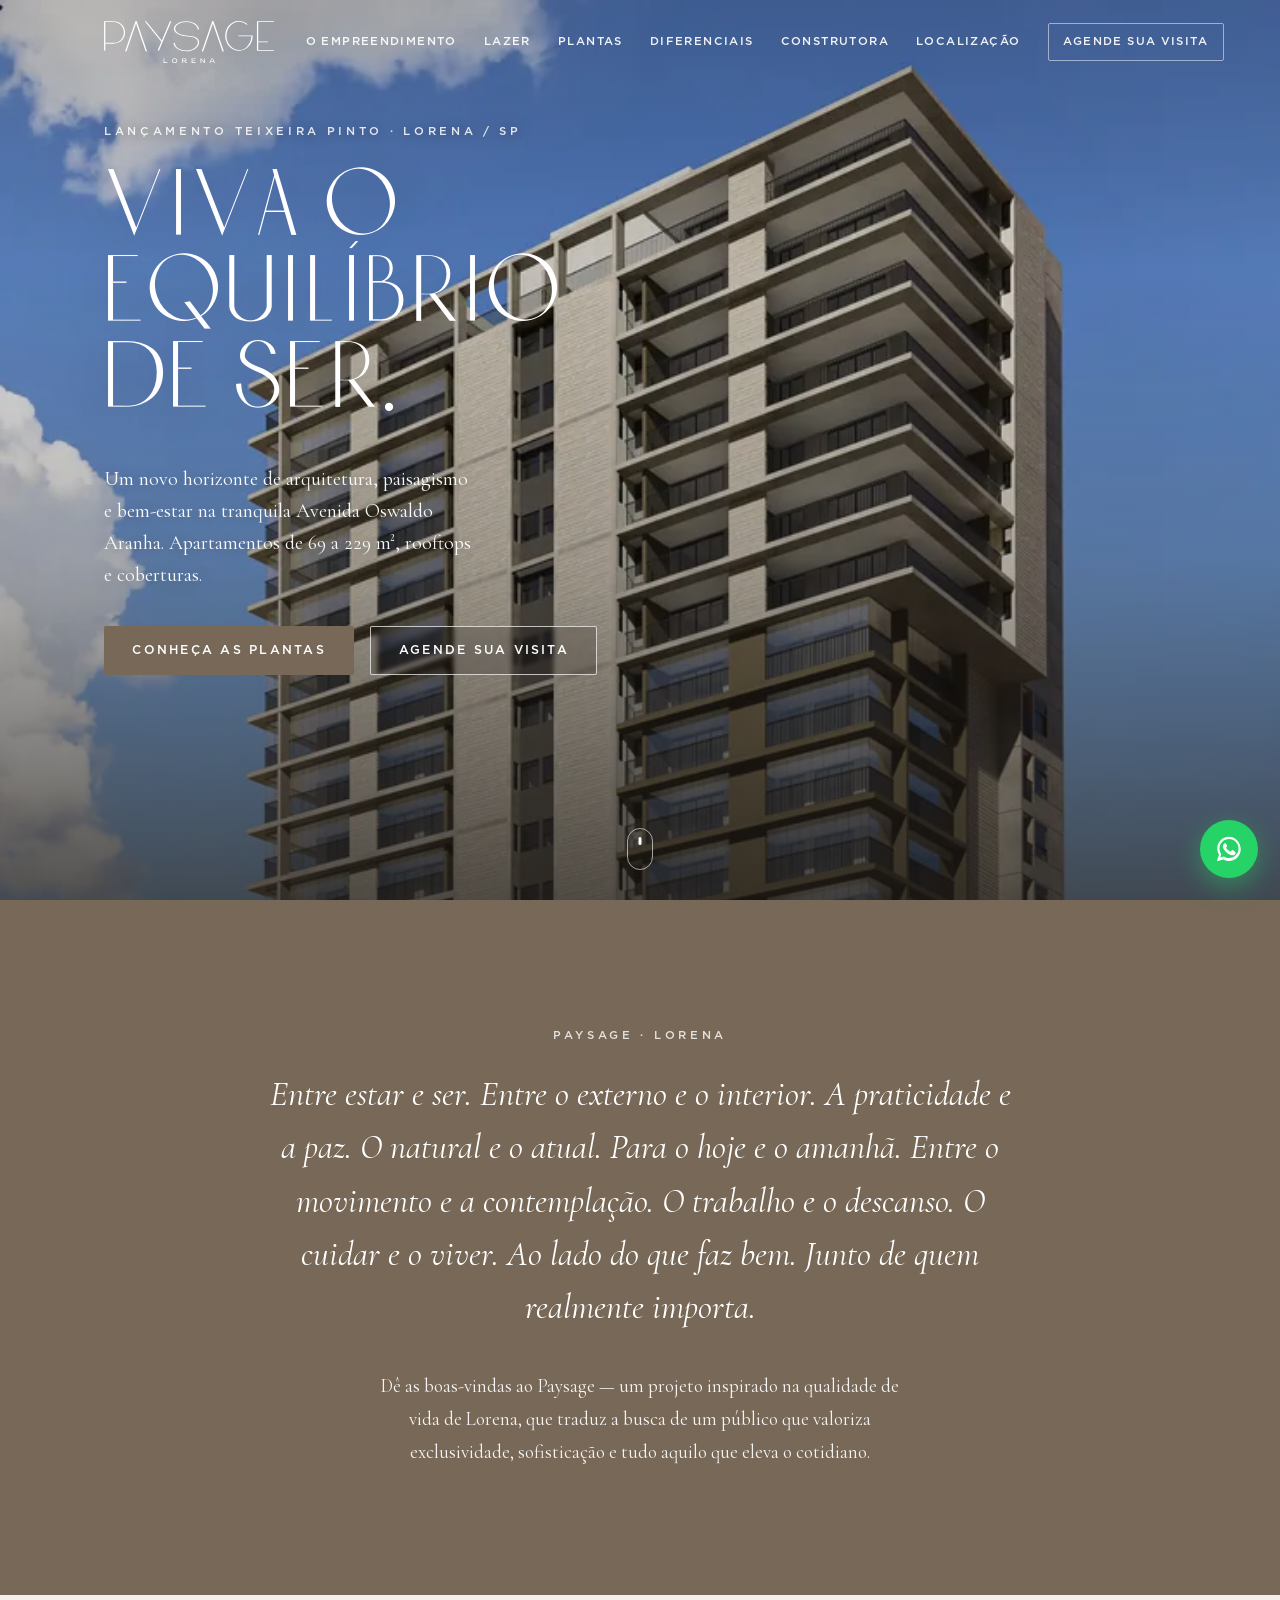
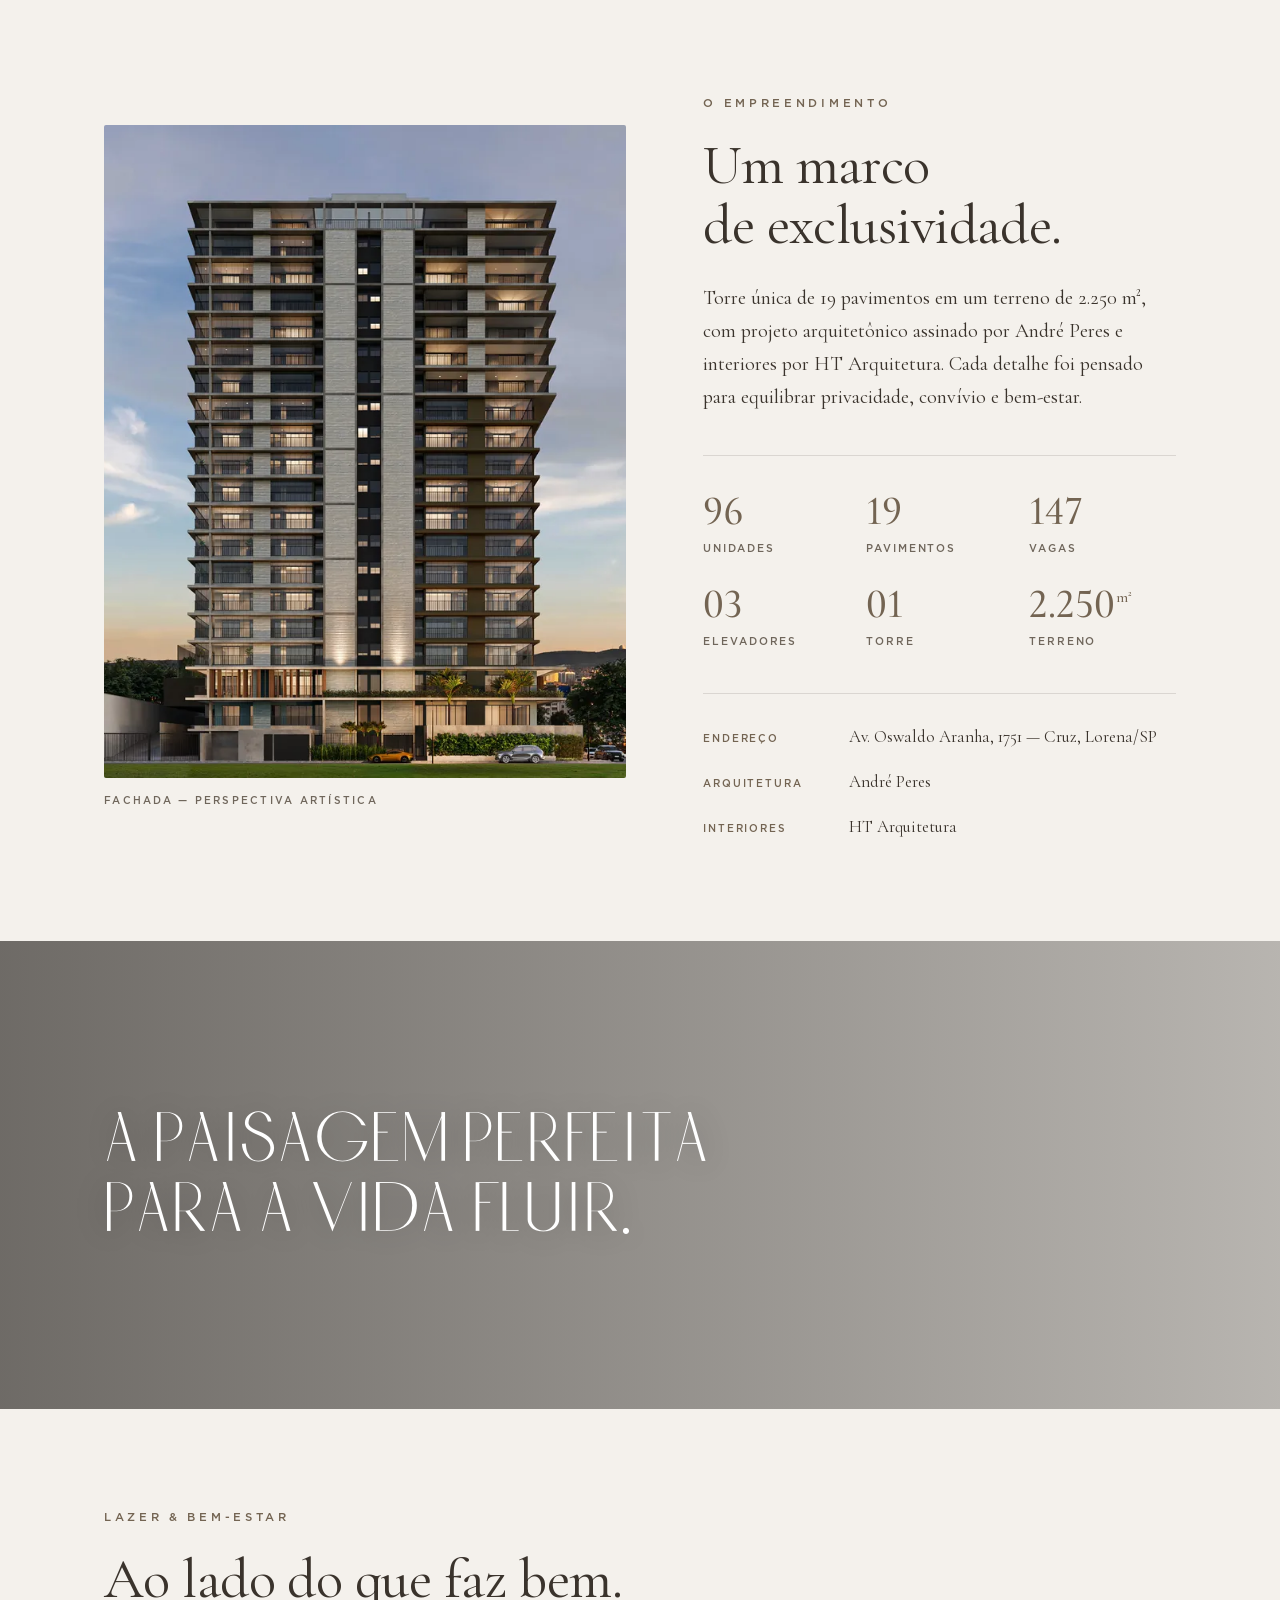
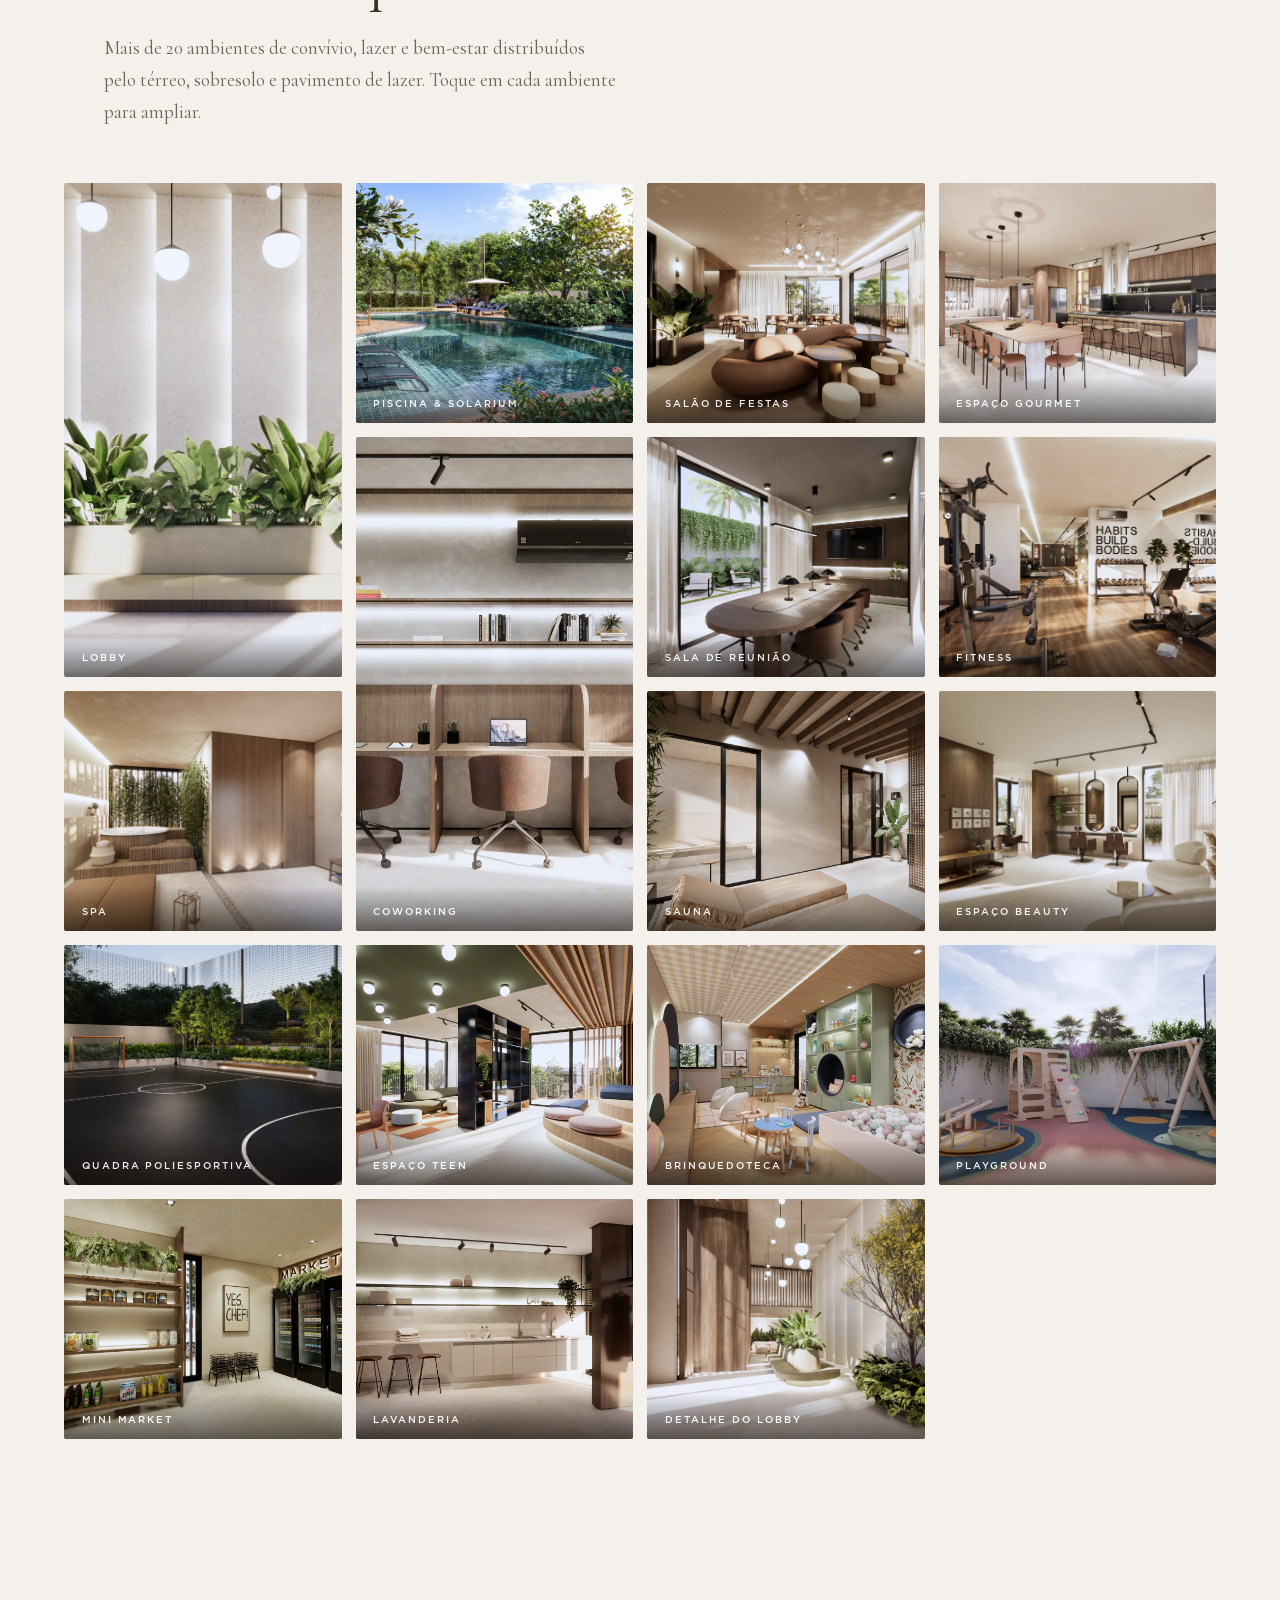
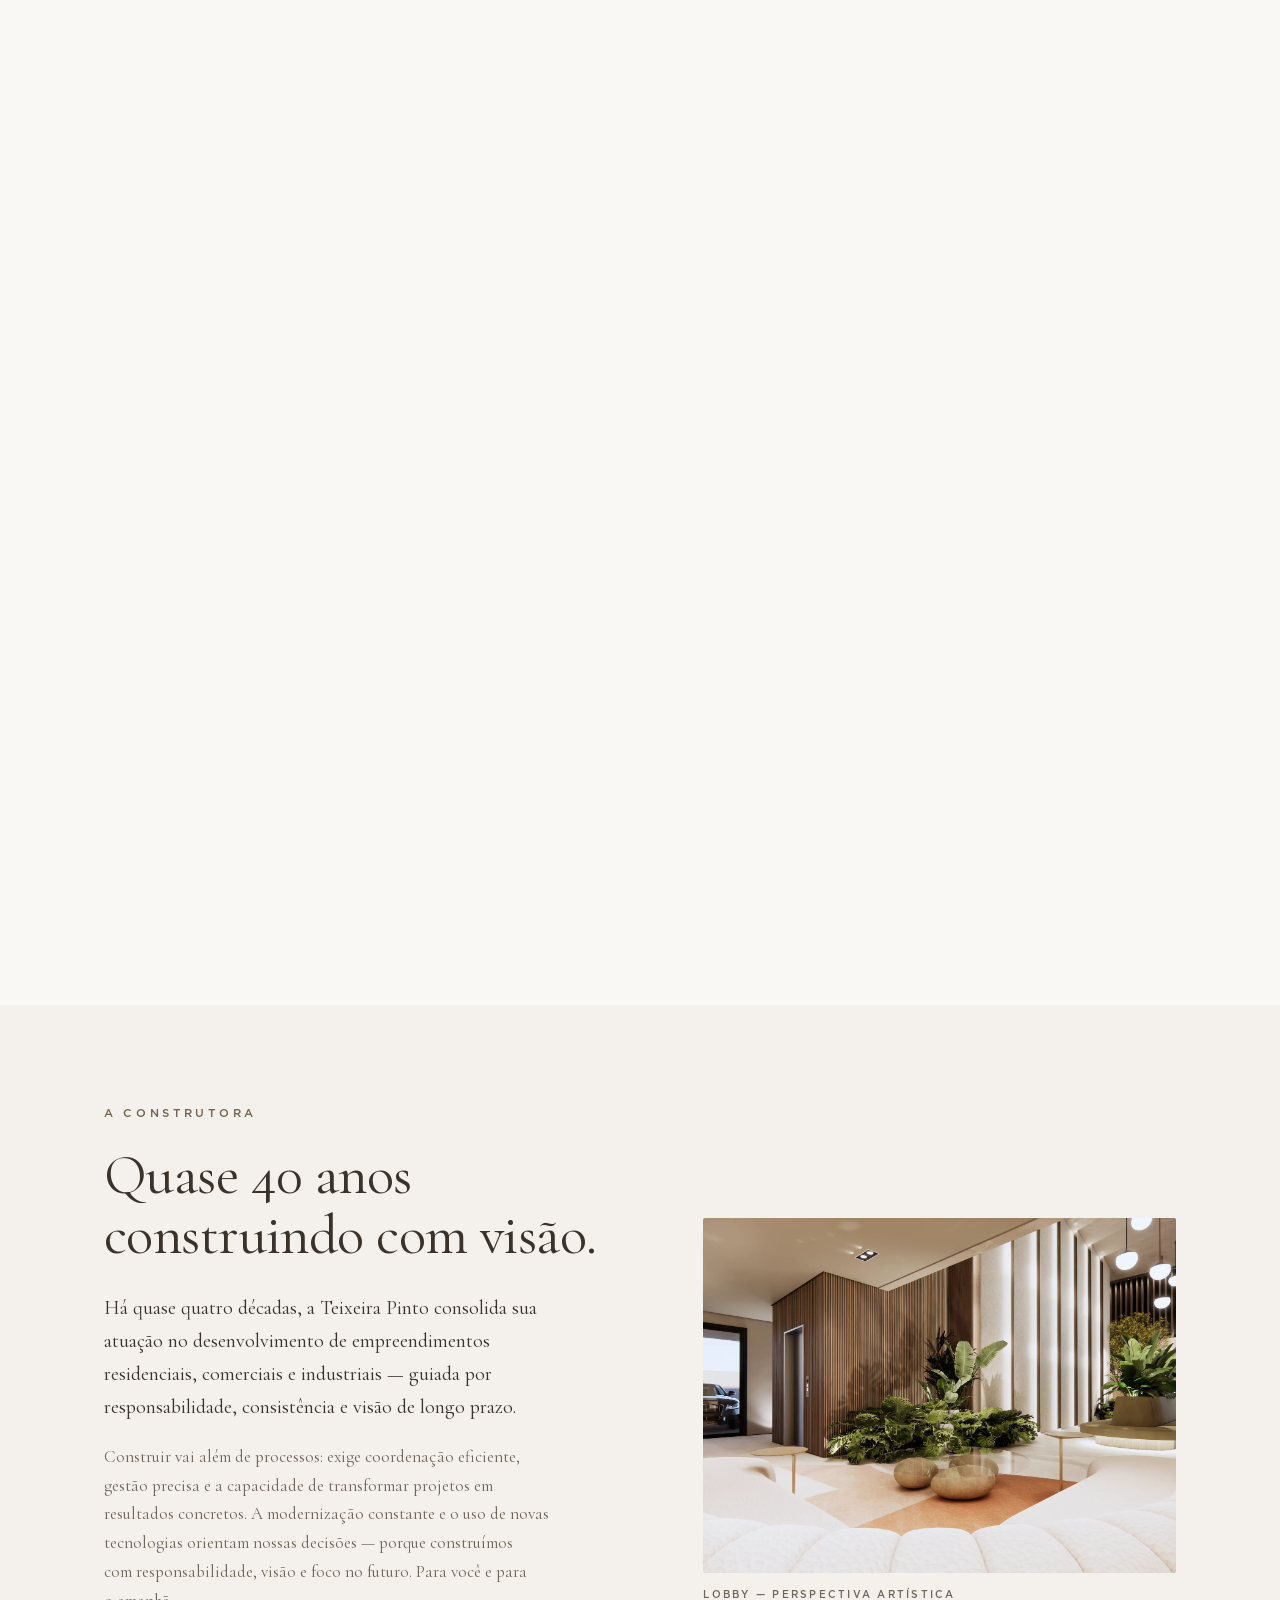
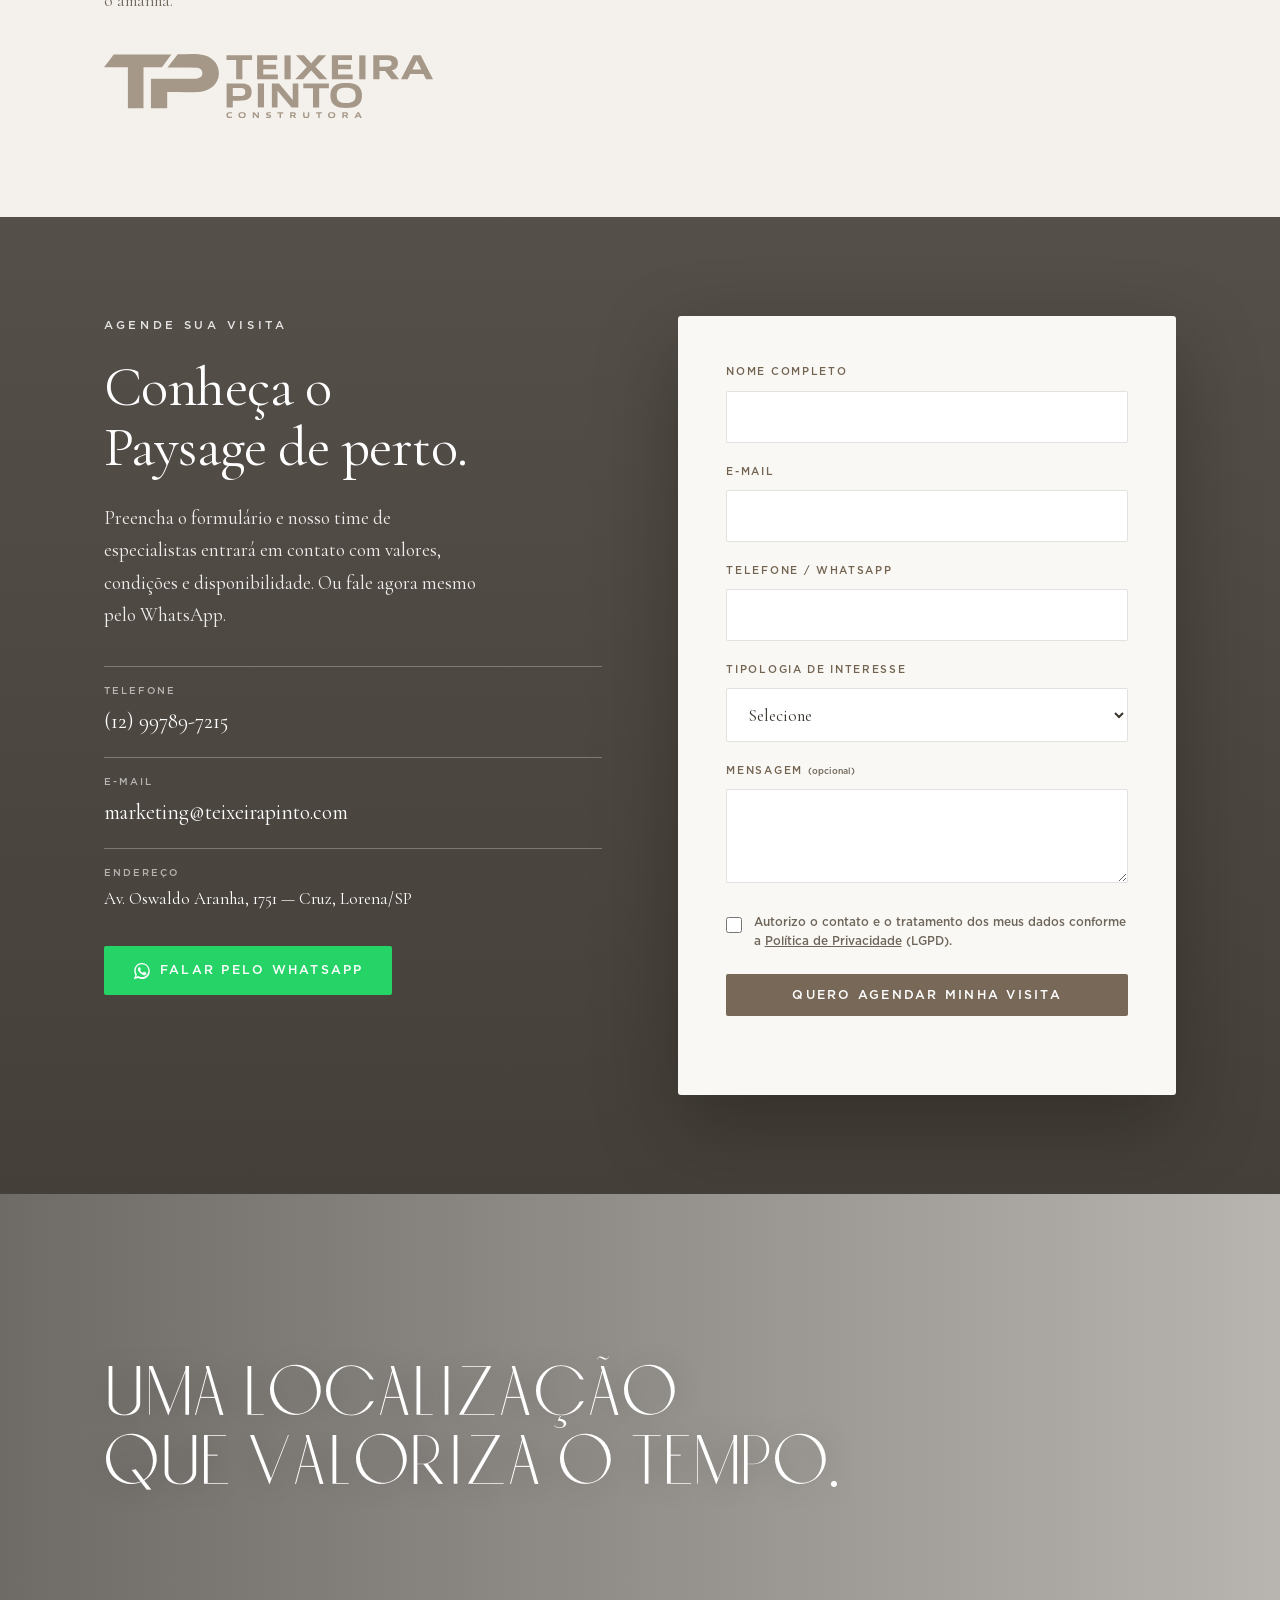
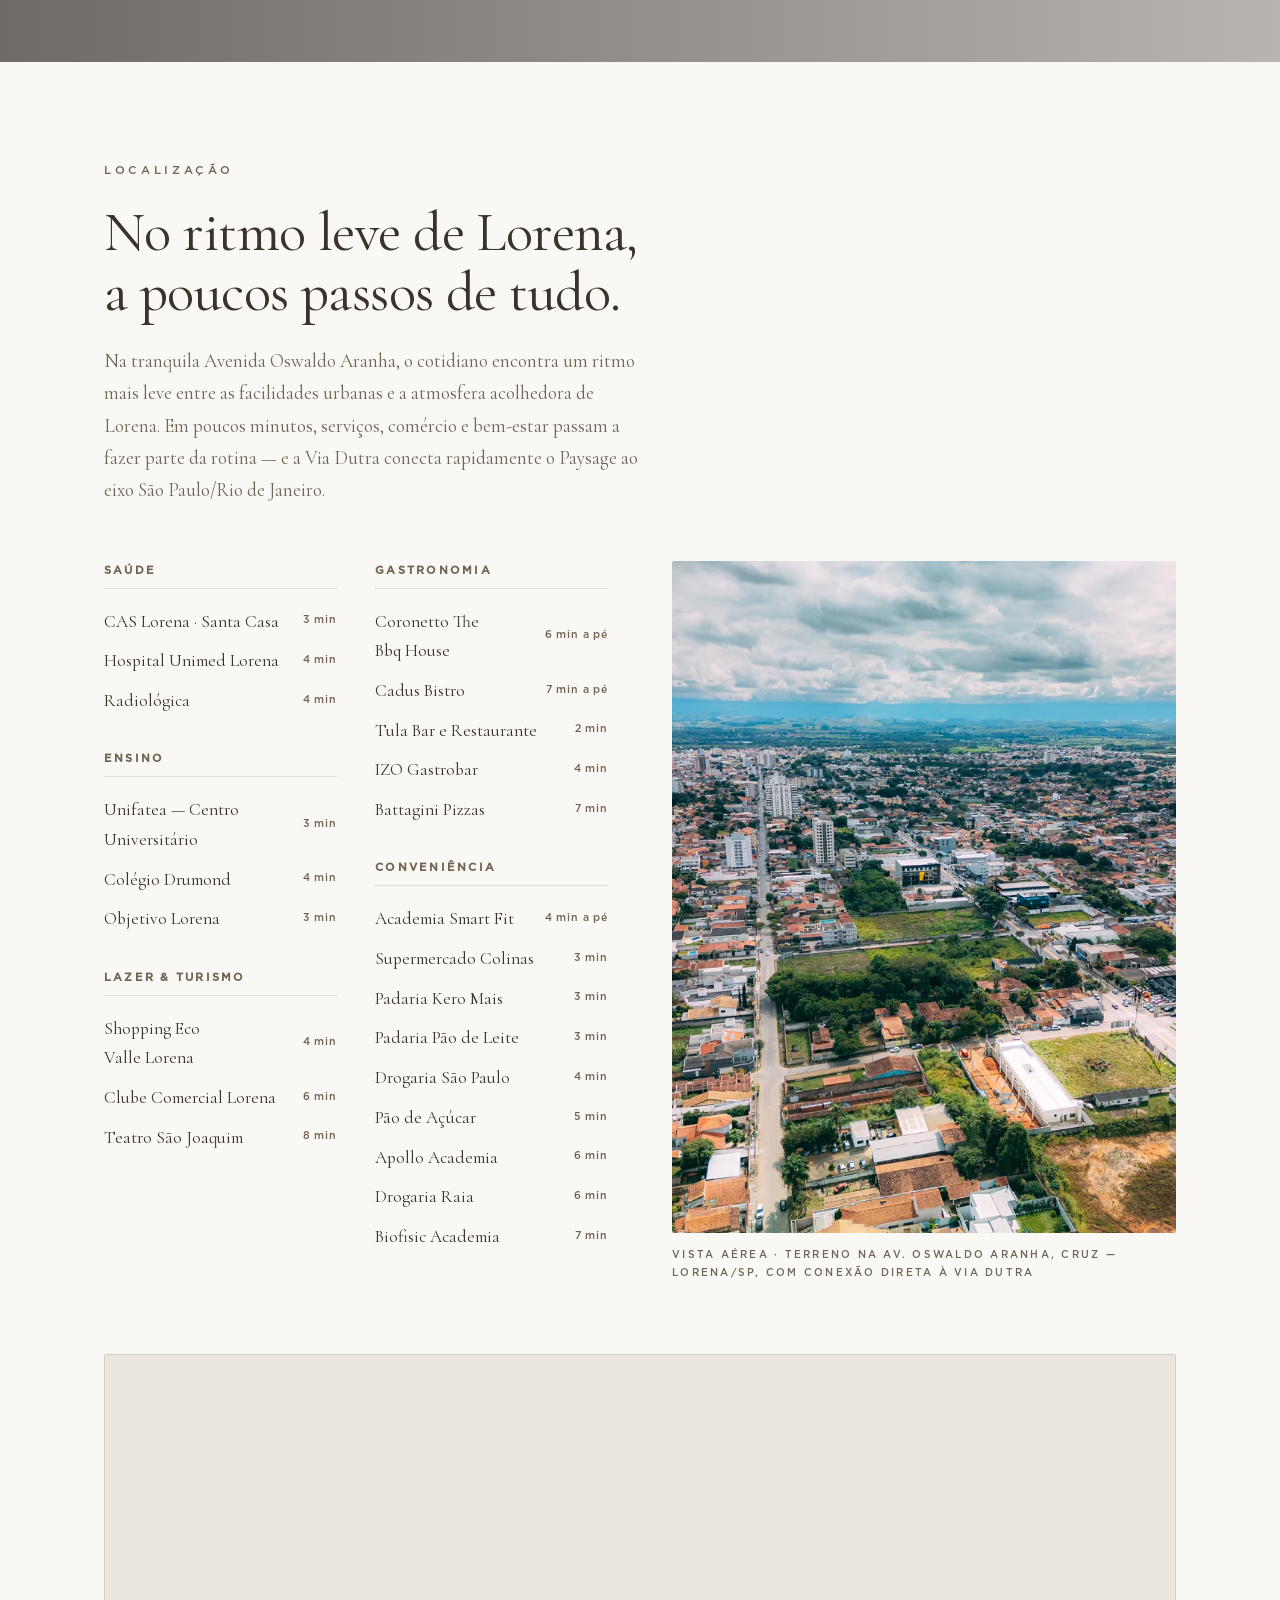
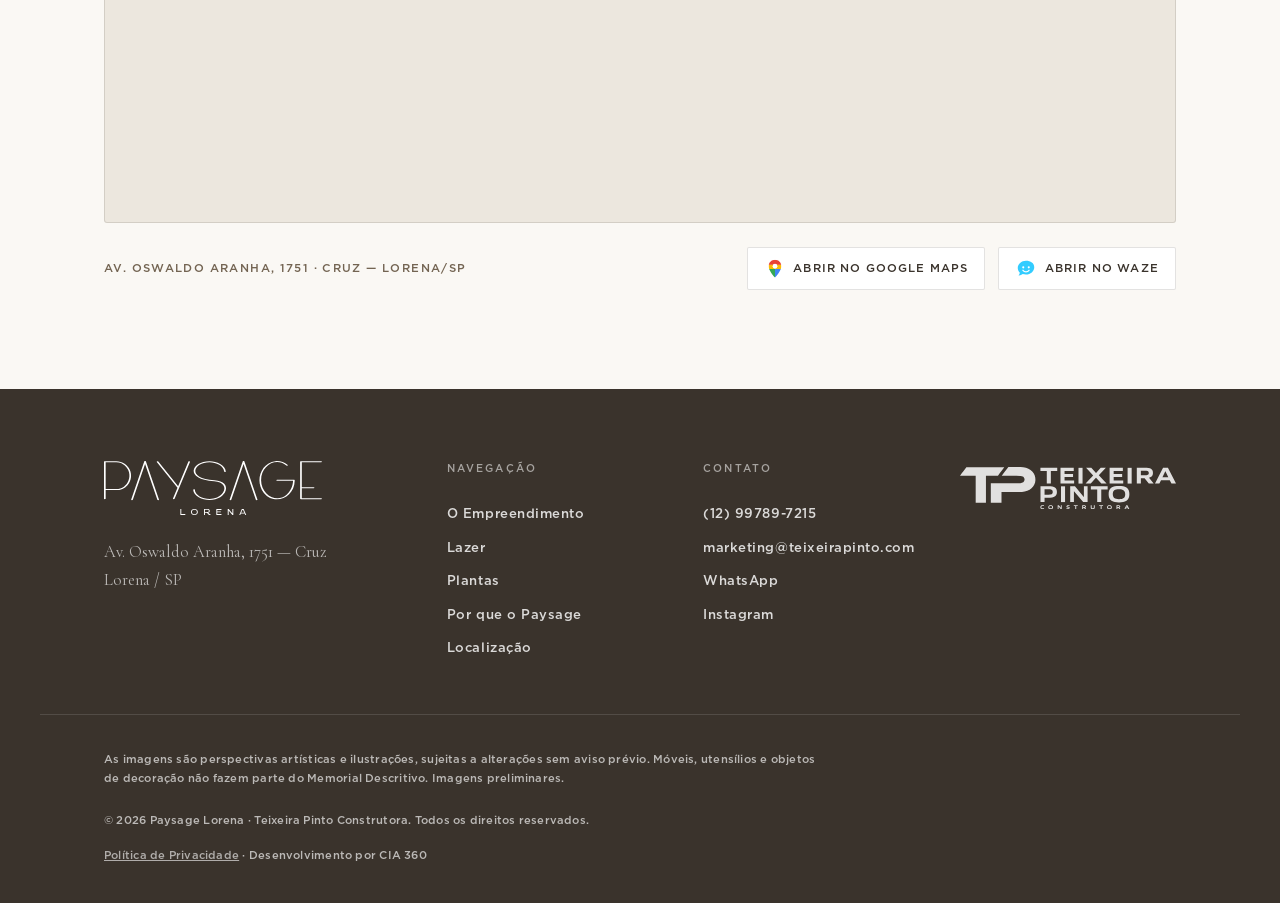
<file: index.html>
<!DOCTYPE html>
<html lang="pt-BR">
<head>
<meta charset="UTF-8" />
<meta name="viewport" content="width=device-width, initial-scale=1.0, viewport-fit=cover" />
<script>document.documentElement.classList.add('js')</script>
<title>Paysage Lorena | Apartamentos de Alto Padrão em Lorena/SP — Teixeira Pinto</title>
<meta name="description" content="Paysage Lorena: lançamento Teixeira Pinto na Av. Oswaldo Aranha. Apartamentos de 69 a 229 m², coberturas e rooftops, com arquitetura, paisagismo e bem-estar. Viva o equilíbrio de ser." />
<meta name="theme-color" content="#A69788" />
<link rel="canonical" href="https://www.paysagelorena.com.br/" />

<!-- Open Graph / Social -->
<meta property="og:type" content="website" />
<meta property="og:locale" content="pt_BR" />
<meta property="og:site_name" content="Paysage Lorena" />
<meta property="og:title" content="Paysage Lorena — Viva o equilíbrio de ser" />
<meta property="og:description" content="Lançamento Teixeira Pinto em Lorena/SP. Apartamentos de 69 a 229 m² com arquitetura, paisagismo e bem-estar." />
<meta property="og:url" content="https://www.paysagelorena.com.br/" />
<meta property="og:image" content="https://www.paysagelorena.com.br/assets/img/og-image.jpg" />
<meta property="og:image:width" content="1200" />
<meta property="og:image:height" content="630" />
<meta property="og:image:alt" content="Fachada do Paysage Lorena — Viva o equilíbrio de ser." />
<meta name="twitter:card" content="summary_large_image" />
<meta name="twitter:title" content="Paysage Lorena — Viva o equilíbrio de ser" />
<meta name="twitter:description" content="Lançamento Teixeira Pinto em Lorena/SP. Apartamentos de 69 a 229 m² com arquitetura, paisagismo e bem-estar." />
<meta name="twitter:image" content="https://www.paysagelorena.com.br/assets/img/og-image.jpg" />

<!-- Icons -->
<link rel="icon" type="image/png" sizes="32x32" href="assets/img/favicon-32.png" />
<link rel="apple-touch-icon" href="assets/img/apple-touch-icon.png" />

<!-- Fonts -->
<link rel="preload" href="assets/fonts/daslu-display.woff2" as="font" type="font/woff2" crossorigin />
<link rel="preload" href="assets/fonts/gotham-medium.woff2" as="font" type="font/woff2" crossorigin />
<link rel="stylesheet" href="assets/css/styles.css?v=2026071505" />

<!-- Structured data -->
<script type="application/ld+json">
{
  "@context": "https://schema.org",
  "@graph": [
    {
      "@type": "ApartmentComplex",
      "@id": "https://www.paysagelorena.com.br/#empreendimento",
      "name": "Paysage Lorena",
      "description": "Empreendimento residencial de alto padrão da Teixeira Pinto Construtora em Lorena/SP, com apartamentos de 69 a 229 m², rooftops e coberturas.",
      "url": "https://www.paysagelorena.com.br/",
      "numberOfAccommodationUnits": 96,
      "image": "https://www.paysagelorena.com.br/assets/img/og-image.jpg",
      "address": {
        "@type": "PostalAddress",
        "streetAddress": "Av. Oswaldo Aranha, 1751 — Cruz",
        "addressLocality": "Lorena",
        "addressRegion": "SP",
        "addressCountry": "BR"
      },
      "provider": { "@id": "https://www.teixeirapinto.com/#organization" }
    },
    {
      "@type": "Organization",
      "@id": "https://www.teixeirapinto.com/#organization",
      "name": "Teixeira Pinto Construtora",
      "email": "marketing@teixeirapinto.com",
      "telephone": "+55-12-99789-7215"
    }
  ]
}
</script>
</head>
<body>
<a class="skip-link" href="#main">Pular para o conteúdo</a>

<!-- ================= HEADER ================= -->
<header class="site-header" id="top">
  <div class="container header-inner">
    <a href="#top" class="brand" aria-label="Paysage Lorena — início">
      <span class="brand-logo" aria-hidden="true"></span>
    </a>

    <nav class="nav" id="nav" aria-label="Navegação principal">
      <a href="#empreendimento">O Empreendimento</a>
      <a href="#lazer">Lazer</a>
      <a href="#plantas">Plantas</a>
      <a href="#diferenciais">Diferenciais</a>
      <a href="#construtora">Construtora</a>
      <a href="#localizacao">Localização</a>
      <a href="#contato" class="nav-cta">Agende sua visita</a>
    </nav>

    <button class="nav-toggle" id="navToggle" aria-label="Abrir menu" aria-expanded="false" aria-controls="nav">
      <span></span><span></span><span></span>
    </button>
  </div>
</header>

<main id="main">

<!-- ================= HERO ================= -->
<section class="hero" id="hero">
  <picture>
    <source media="(max-width:720px)" srcset="assets/img/fachada-1-sm.webp?v=20260715" />
    <img class="hero-bg" src="assets/img/fachada-1.webp?v=20260715" alt="Fachada do Paysage Lorena" fetchpriority="high" />
  </picture>
  <div class="hero-overlay"></div>
  <div class="container hero-content">
    <p class="eyebrow eyebrow--light">Lançamento Teixeira Pinto · Lorena / SP</p>
    <h1 class="hero-title">Viva o<br />equilíbrio<br />de ser.</h1>
    <p class="hero-lead">Um novo horizonte de arquitetura, paisagismo e bem-estar na tranquila
      Avenida Oswaldo Aranha. Apartamentos de 69 a 229 m², rooftops e coberturas.</p>
    <div class="hero-actions">
      <a href="#plantas" class="btn btn--solid">Conheça as plantas</a>
      <a href="#contato" class="btn btn--ghost btn--ghost-light">Agende sua visita</a>
    </div>
  </div>
  <a href="#manifesto" class="hero-scroll" aria-label="Rolar para baixo"><span></span></a>
</section>

<!-- ================= MANIFESTO ================= -->
<section class="manifesto" id="manifesto">
  <div class="container manifesto-inner reveal">
    <p class="eyebrow">Paysage · Lorena</p>
    <p class="manifesto-poem">
      Entre estar e ser. Entre o externo e o interior. A praticidade e a paz.
      O natural e o atual. Para o hoje e o amanhã. Entre o movimento e a contemplação.
      O trabalho e o descanso. O cuidar e o viver. Ao lado do que faz bem.
      Junto de quem realmente importa.
    </p>
    <p class="manifesto-text">
      Dê as boas-vindas ao Paysage — um projeto inspirado na qualidade de vida de Lorena,
      que traduz a busca de um público que valoriza exclusividade, sofisticação e tudo
      aquilo que eleva o cotidiano.
    </p>
  </div>
</section>

<!-- ================= O EMPREENDIMENTO ================= -->
<section class="section section--light" id="empreendimento">
  <div class="container split">
    <div class="split-media reveal">
      <picture>
        <source media="(max-width:720px)" srcset="assets/img/fachada-2-sm.webp?v=20260715" />
        <img src="assets/img/fachada-2.webp?v=20260715" alt="Perspectiva artística da fachada do Paysage Lorena" loading="lazy" />
      </picture>
      <span class="media-caption">Fachada — perspectiva artística</span>
    </div>
    <div class="split-text reveal">
      <p class="eyebrow">O Empreendimento</p>
      <h2 class="section-title">Um marco de exclusividade.</h2>
      <p class="lead-text">
        Torre única de 19 pavimentos em um terreno de 2.250 m², com projeto arquitetônico
        assinado por André Peres e interiores por HT Arquitetura. Cada detalhe foi pensado
        para equilibrar privacidade, convívio e bem-estar.
      </p>
      <ul class="spec-grid" id="specGrid">
        <li><span class="spec-num" data-count="96">96</span><span class="spec-label">Unidades</span></li>
        <li><span class="spec-num" data-count="19">19</span><span class="spec-label">Pavimentos</span></li>
        <li><span class="spec-num" data-count="147">147</span><span class="spec-label">Vagas</span></li>
        <li><span class="spec-num" data-count="3" data-pad="2">03</span><span class="spec-label">Elevadores</span></li>
        <li><span class="spec-num" data-count="1" data-pad="2">01</span><span class="spec-label">Torre</span></li>
        <li><span class="spec-num" data-count="2250" data-thousands="1">2.250<small>m²</small></span><span class="spec-label">Terreno</span></li>
      </ul>
      <dl class="credits">
        <div><dt>Endereço</dt><dd>Av. Oswaldo Aranha, 1751 — Cruz, Lorena/SP</dd></div>
        <div><dt>Arquitetura</dt><dd>André Peres</dd></div>
        <div><dt>Interiores</dt><dd>HT Arquitetura</dd></div>
      </dl>
    </div>
  </div>
</section>

<!-- ================= QUOTE BAND 2 (piscina · abre o Lazer) ================= -->
<section class="band band--piscina reveal">
  <div class="band-overlay"></div>
  <div class="container band-inner">
    <p class="band-quote">A paisagem perfeita<br />para a vida fluir.</p>
  </div>
</section>

<!-- ================= LAZER ================= -->
<section class="section section--light" id="lazer">
  <div class="container">
    <header class="section-head reveal">
      <p class="eyebrow">Lazer &amp; Bem-estar</p>
      <h2 class="section-title">Ao lado do que faz bem.</h2>
      <p class="section-intro">
        Mais de 20 ambientes de convívio, lazer e bem-estar distribuídos pelo térreo,
        sobresolo e pavimento de lazer. Toque em cada ambiente para ampliar.
      </p>
    </header>
  </div>

  <div class="container-wide">
    <div class="gallery reveal" id="gallery">
      <figure class="g-item g-item--tall" data-src="assets/img/lobby-1.webp" data-cap="Lobby">
        <img src="assets/img/lobby-1.webp" alt="Lobby do Paysage Lorena" loading="lazy" />
        <figcaption>Lobby</figcaption>
      </figure>
      <figure class="g-item" data-src="assets/img/piscina.webp" data-cap="Piscina">
        <img src="assets/img/piscina.webp" alt="Piscina adulto com deck molhado e solarium" loading="lazy" />
        <figcaption>Piscina &amp; Solarium</figcaption>
      </figure>
      <figure class="g-item" data-src="assets/img/salao-festas.webp" data-cap="Salão de Festas">
        <img src="assets/img/salao-festas.webp" alt="Salão de festas" loading="lazy" />
        <figcaption>Salão de Festas</figcaption>
      </figure>
      <figure class="g-item" data-src="assets/img/gourmet.webp" data-cap="Espaço Gourmet">
        <img src="assets/img/gourmet.webp" alt="Espaço gourmet" loading="lazy" />
        <figcaption>Espaço Gourmet</figcaption>
      </figure>
      <figure class="g-item g-item--tall" data-src="assets/img/coworking.webp" data-cap="Coworking">
        <img src="assets/img/coworking.webp" alt="Coworking" loading="lazy" />
        <figcaption>Coworking</figcaption>
      </figure>
      <figure class="g-item" data-src="assets/img/sala-reuniao.webp" data-cap="Sala de Reunião">
        <img src="assets/img/sala-reuniao.webp" alt="Sala de reunião" loading="lazy" />
        <figcaption>Sala de Reunião</figcaption>
      </figure>
      <figure class="g-item" data-src="assets/img/fitness.webp" data-cap="Fitness">
        <img src="assets/img/fitness.webp" alt="Fitness" loading="lazy" />
        <figcaption>Fitness</figcaption>
      </figure>
      <figure class="g-item" data-src="assets/img/spa.webp" data-cap="Spa">
        <img src="assets/img/spa.webp" alt="Spa" loading="lazy" />
        <figcaption>Spa</figcaption>
      </figure>
      <figure class="g-item" data-src="assets/img/sauna.webp" data-cap="Sauna">
        <img src="assets/img/sauna.webp" alt="Sauna" loading="lazy" />
        <figcaption>Sauna</figcaption>
      </figure>
      <figure class="g-item" data-src="assets/img/beauty.webp" data-cap="Espaço Beauty">
        <img src="assets/img/beauty.webp" alt="Espaço beauty" loading="lazy" />
        <figcaption>Espaço Beauty</figcaption>
      </figure>
      <figure class="g-item" data-src="assets/img/quadra.webp" data-cap="Quadra Poliesportiva">
        <img src="assets/img/quadra.webp" alt="Quadra poliesportiva" loading="lazy" />
        <figcaption>Quadra Poliesportiva</figcaption>
      </figure>
      <figure class="g-item" data-src="assets/img/teen.webp" data-cap="Espaço Teen">
        <img src="assets/img/teen.webp" alt="Espaço teen" loading="lazy" />
        <figcaption>Espaço Teen</figcaption>
      </figure>
      <figure class="g-item" data-src="assets/img/brinquedoteca.webp" data-cap="Brinquedoteca">
        <img src="assets/img/brinquedoteca.webp" alt="Brinquedoteca" loading="lazy" />
        <figcaption>Brinquedoteca</figcaption>
      </figure>
      <figure class="g-item" data-src="assets/img/playground.webp" data-cap="Playground">
        <img src="assets/img/playground.webp" alt="Playground externo" loading="lazy" />
        <figcaption>Playground</figcaption>
      </figure>
      <figure class="g-item" data-src="assets/img/minimarket.webp" data-cap="Mini Market">
        <img src="assets/img/minimarket.webp" alt="Mini market" loading="lazy" />
        <figcaption>Mini Market</figcaption>
      </figure>
      <figure class="g-item" data-src="assets/img/lavanderia.webp" data-cap="Lavanderia">
        <img src="assets/img/lavanderia.webp" alt="Lavanderia coletiva" loading="lazy" />
        <figcaption>Lavanderia</figcaption>
      </figure>
      <figure class="g-item" data-src="assets/img/lobby-3.webp" data-cap="Lobby">
        <img src="assets/img/lobby-3.webp" alt="Detalhe do lobby" loading="lazy" />
        <figcaption>Detalhe do Lobby</figcaption>
      </figure>
    </div>
  </div>

  <div class="container">
    <div class="amenities reveal">
      <h3 class="amenities-title">Todas as áreas comuns</h3>

      <div class="amen-floor">
        <h4 class="amen-floor-title">Térreo</h4>
        <ul class="amen-grid">
          <li><svg viewBox="0 0 32 32" aria-hidden="true"><rect x="4" y="14" width="24" height="8" rx="2"/><path d="M8 14v-2a2 2 0 0 1 2-2h12a2 2 0 0 1 2 2v2M5 22v3M27 22v3"/></svg><span>Lobby</span></li>
          <li><svg viewBox="0 0 32 32" aria-hidden="true"><path d="M4 5h3l3 14h14l3-9H9"/><circle cx="12" cy="26" r="1.6"/><circle cx="23" cy="26" r="1.6"/></svg><span>Mini market</span></li>
          <li><svg viewBox="0 0 32 32" aria-hidden="true"><circle cx="8" cy="22" r="5"/><circle cx="24" cy="22" r="5"/><path d="M8 22l5-10h6l4 10M10 12h3M19 12l-6 10"/></svg><span>Bicicletário</span></li>
          <li><svg viewBox="0 0 32 32" aria-hidden="true"><rect x="6" y="8" width="20" height="13" rx="1.5"/><path d="M3 25h26l-2-4H5z"/></svg><span>Coworking</span></li>
          <li><svg viewBox="0 0 32 32" aria-hidden="true"><rect x="6" y="6" width="20" height="14" rx="1.5"/><path d="M16 20v4M11 28l5-4 5 4M10 15l3-3 3 2 4-5"/></svg><span>Sala de reunião</span></li>
        </ul>
      </div>

      <div class="amen-floor">
        <h4 class="amen-floor-title">Sobresolo</h4>
        <ul class="amen-grid">
          <li><svg viewBox="0 0 32 32" aria-hidden="true"><path d="M9 5l3 8M9 5h6l-3 8M12 13v9M9 22h6"/><path d="M23 5l-3 8M23 5h-6l3 8M20 13v9M17 22h6"/></svg><span>Salão de festas</span></li>
          <li><svg viewBox="0 0 32 32" aria-hidden="true"><path d="M10 15a4 4 0 0 1-.6-7.9 5 5 0 0 1 9.6-1A4 4 0 0 1 22 15"/><path d="M10 15h12v7a1 1 0 0 1-1 1H11a1 1 0 0 1-1-1z"/></svg><span>Espaço gourmet</span></li>
        </ul>
      </div>

      <div class="amen-floor">
        <h4 class="amen-floor-title">Pavimento de Lazer</h4>
        <ul class="amen-grid">
          <li><svg viewBox="0 0 32 32" aria-hidden="true"><rect x="4" y="11" width="24" height="11" rx="5.5"/><path d="M9 14v4M7 16h4"/><circle cx="21" cy="15.5" r="1"/><circle cx="24" cy="18" r="1"/></svg><span>Espaço teen</span></li>
          <li><svg viewBox="0 0 32 32" aria-hidden="true"><rect x="6" y="16" width="9" height="9"/><rect x="17" y="16" width="9" height="9"/><rect x="11.5" y="7" width="9" height="9"/></svg><span>Brinquedoteca</span></li>
          <li><svg viewBox="0 0 32 32" aria-hidden="true"><path d="M5 7h22M10 7l2 11M22 7l-2 11"/><rect x="11" y="18" width="10" height="2.6" rx="1"/></svg><span>Playground</span></li>
          <li><svg viewBox="0 0 32 32" aria-hidden="true"><circle cx="16" cy="16" r="11"/><path d="M16 5v22M5 16h22M8.5 8c3.5 3 3.5 13 0 16M23.5 8c-3.5 3-3.5 13 0 16"/></svg><span>Quadra poliesportiva</span></li>
          <li><svg viewBox="0 0 32 32" aria-hidden="true"><path d="M5 12v8M9 9v14M23 9v14M27 12v8M9 16h14"/></svg><span>Fitness</span></li>
          <li><svg viewBox="0 0 32 32" aria-hidden="true"><path d="M7 23a5 5 0 0 1 5-5h8a5 5 0 0 1 5 5"/><ellipse cx="16" cy="23" rx="11" ry="2.4"/><path d="M12 11c0 1.6-1.5 2.1-1.5 3.6M16 9c0 1.6-1.5 2.1-1.5 3.6M20 11c0 1.6-1.5 2.1-1.5 3.6"/></svg><span>Sauna</span></li>
          <li><svg viewBox="0 0 32 32" aria-hidden="true"><path d="M16 25c-6 0-10-3-10-3s3-5 7-4M16 25c6 0 10-3 10-3s-3-5-7-4M16 25c0-5-2-9-2-9s-2 2-2 5M16 25c0-5 2-9 2-9s2 2 2 5M16 25V13"/></svg><span>Sala de massagem</span></li>
          <li><svg viewBox="0 0 32 32" aria-hidden="true"><circle cx="14" cy="12" r="7"/><circle cx="14" cy="12" r="3.4"/><path d="M14 19v8M11 27h6"/></svg><span>Espaço beauty</span></li>
          <li><svg viewBox="0 0 32 32" aria-hidden="true"><path d="M16 5s7 8 7 13a7 7 0 0 1-14 0c0-5 7-13 7-13z"/><path d="M12.5 18a3.5 3.5 0 0 0 3.5 3.5"/></svg><span>Spa</span></li>
          <li><svg viewBox="0 0 32 32" aria-hidden="true"><circle cx="16" cy="16" r="6"/><circle cx="16" cy="16" r="2.4"/><path d="M16 7v3M16 22v3M7 16h3M22 16h3"/></svg><span>Piscina infantil</span></li>
          <li><svg viewBox="0 0 32 32" aria-hidden="true"><path d="M11 21V8a2.5 2.5 0 0 1 5 0M19 21V8a2.5 2.5 0 0 1 5 0M11 13h5M19 13h5"/><path d="M4 25c2 0 2-1.5 4-1.5s2 1.5 4 1.5 2-1.5 4-1.5 2 1.5 4 1.5 2-1.5 4-1.5 2 1.5 4 1.5"/></svg><span>Piscina adulto</span></li>
          <li><svg viewBox="0 0 32 32" aria-hidden="true"><rect x="5" y="9" width="22" height="13" rx="1"/><path d="M5 13.3h22M5 17.6h22M12 9v13M19 9v13"/></svg><span>Deck molhado</span></li>
          <li><svg viewBox="0 0 32 32" aria-hidden="true"><circle cx="16" cy="16" r="6"/><path d="M16 4v3M16 25v3M4 16h3M25 16h3M7.5 7.5l2 2M22.5 7.5l-2 2M7.5 24.5l2-2M22.5 24.5l-2-2"/></svg><span>Solarium</span></li>
          <li><svg viewBox="0 0 32 32" aria-hidden="true"><rect x="7" y="5" width="18" height="22" rx="2"/><circle cx="16" cy="17" r="6"/><circle cx="16" cy="17" r="2.4"/><path d="M11 9h.5M14 9h.5"/></svg><span>Lavanderia</span></li>
          <li><svg viewBox="0 0 32 32" aria-hidden="true"><path d="M16 4l11 6v12l-11 6-5-2.7"/><path d="M16 4 5 10v12l6 3.3M5 10l11 6 11-6M16 16v8"/></svg><span>Espaço delivery</span></li>
          <li><svg viewBox="0 0 32 32" aria-hidden="true"><path d="M5 21v-3l2-5a2 2 0 0 1 1.9-1.3h8.2a2 2 0 0 1 1.9 1.3l1.5 4"/><path d="M5 21h15v2.6H5z"/><circle cx="9" cy="23.6" r="1.5"/><circle cx="17" cy="23.6" r="1.5"/><path d="M26 9l-3 5h2.6l-3 5"/></svg><span>Vaga carro elétrico</span></li>
        </ul>
      </div>
    </div>
  </div>
</section>

<!-- ================= QUOTE BAND 3 ================= -->
<section class="band band--living reveal">
  <div class="band-overlay"></div>
  <div class="container band-inner">
    <p class="band-quote">Apartamentos acima<br />das expectativas.</p>
  </div>
</section>

<!-- ================= PLANTAS ================= -->
<section class="section section--cream" id="plantas">
  <div class="container">
    <header class="section-head reveal">
      <p class="eyebrow">Plantas &amp; Tipologias</p>
      <h2 class="section-title">Encontre o seu espaço.</h2>
      <p class="section-intro">
        De 2 dormitórios a coberturas com terraço, todas com varanda gourmet. Selecione uma
        tipologia para ver a planta e os detalhes.
      </p>
    </header>

    <div class="tabs reveal" role="tablist" aria-label="Tipologias de apartamentos">
      <button class="tab is-active" role="tab" id="tab-t69" aria-controls="t69" aria-selected="true" tabindex="0" data-tab="t69">69 m²</button>
      <button class="tab" role="tab" id="tab-t79" aria-controls="t79" aria-selected="false" tabindex="-1" data-tab="t79">79 m²</button>
      <button class="tab" role="tab" id="tab-t114" aria-controls="t114" aria-selected="false" tabindex="-1" data-tab="t114">114 m²</button>
      <button class="tab" role="tab" id="tab-t128" aria-controls="t128" aria-selected="false" tabindex="-1" data-tab="t128">128 m²</button>
      <button class="tab" role="tab" id="tab-t137" aria-controls="t137" aria-selected="false" tabindex="-1" data-tab="t137">137 m²</button>
      <button class="tab" role="tab" id="tab-trt" aria-controls="trt" aria-selected="false" tabindex="-1" data-tab="trt">Rooftop</button>
      <button class="tab" role="tab" id="tab-tcob" aria-controls="tcob" aria-selected="false" tabindex="-1" data-tab="tcob">Cobertura</button>
    </div>

    <div class="tab-panels reveal">
      <!-- 69 -->
      <article class="panel is-active" id="t69" role="tabpanel" aria-labelledby="tab-t69" tabindex="0">
        <div class="panel-plan"><img src="assets/img/planta-69.webp?v=20260715" alt="Planta do apartamento de 69 m²" loading="lazy" /></div>
        <div class="panel-info">
          <p class="panel-area">69 m²</p>
          <ul class="panel-feats">
            <li>2 dormitórios <em>(1 suíte)</em></li>
            <li>1 vaga</li>
            <li>Varanda gourmet integrada</li>
            <li>Tipo · 3º ao 17º pavimento</li>
          </ul>
          <a class="btn btn--solid btn--sm" href="#contato" data-interest="Apartamento de 69 m²">Tenho interesse</a>
          <div class="render-carousel" data-carousel data-cap="Ambientes do apartamento de 69 m² — perspectivas artísticas">
            <div class="rc-stage">
              <img class="rc-main" src="assets/img/apto-69-1.webp" alt="Ambiente do apartamento de 69 m²" loading="lazy" />
              <button type="button" class="rc-arrow rc-prev" aria-label="Imagem anterior">&#8249;</button>
              <button type="button" class="rc-arrow rc-next" aria-label="Próxima imagem">&#8250;</button>
              <span class="rc-counter" aria-hidden="true"></span>
            </div>
            <div class="rc-thumbs">
              <button type="button" class="rc-thumb is-active" aria-label="Imagem 1"><img src="assets/img/apto-69-1.webp" alt="" loading="lazy" /></button>
              <button type="button" class="rc-thumb" aria-label="Imagem 2"><img src="assets/img/apto-69-2.webp" alt="" loading="lazy" /></button>
            </div>
            <p class="rc-cap">Ambientes — perspectivas artísticas</p>
          </div>
        </div>
      </article>
      <!-- 79 -->
      <article class="panel" id="t79" role="tabpanel" aria-labelledby="tab-t79" tabindex="0" hidden>
        <div class="panel-plan"><img src="assets/img/planta-79.webp?v=20260715" alt="Planta do apartamento de 79 m²" loading="lazy" /></div>
        <div class="panel-info">
          <p class="panel-area">79 m²</p>
          <ul class="panel-feats">
            <li>2 suítes</li>
            <li>1 vaga</li>
            <li>Varanda gourmet integrada</li>
            <li>Tipo · 3º ao 18º pavimento</li>
          </ul>
          <a class="btn btn--solid btn--sm" href="#contato" data-interest="Apartamento de 79 m²">Tenho interesse</a>
          <div class="render-carousel" data-carousel data-cap="Ambientes do apartamento de 79 m² — perspectivas artísticas">
            <div class="rc-stage">
              <img class="rc-main" src="assets/img/apto-79-1.webp" alt="Ambiente do apartamento de 79 m²" loading="lazy" />
              <button type="button" class="rc-arrow rc-prev" aria-label="Imagem anterior">&#8249;</button>
              <button type="button" class="rc-arrow rc-next" aria-label="Próxima imagem">&#8250;</button>
              <span class="rc-counter" aria-hidden="true"></span>
            </div>
            <div class="rc-thumbs">
              <button type="button" class="rc-thumb is-active" aria-label="Imagem 1"><img src="assets/img/apto-79-1.webp" alt="" loading="lazy" /></button>
              <button type="button" class="rc-thumb" aria-label="Imagem 2"><img src="assets/img/apto-79-2.webp" alt="" loading="lazy" /></button>
              <button type="button" class="rc-thumb" aria-label="Imagem 3"><img src="assets/img/apto-79-3.webp" alt="" loading="lazy" /></button>
              <button type="button" class="rc-thumb" aria-label="Imagem 4"><img src="assets/img/apto-79-4.webp" alt="" loading="lazy" /></button>
            </div>
            <p class="rc-cap">Ambientes — perspectivas artísticas</p>
          </div>
        </div>
      </article>
      <!-- 114 -->
      <article class="panel" id="t114" role="tabpanel" aria-labelledby="tab-t114" tabindex="0" hidden>
        <div class="panel-plan"><img src="assets/img/planta-114.webp?v=20260715" alt="Planta do apartamento de 114 m²" loading="lazy" /></div>
        <div class="panel-info">
          <p class="panel-area">114 m²</p>
          <ul class="panel-feats">
            <li>3 suítes</li>
            <li>2 vagas</li>
            <li>Varanda gourmet integrada</li>
            <li>Tipo · 3º ao 12º pavimento</li>
          </ul>
          <a class="btn btn--solid btn--sm" href="#contato" data-interest="Apartamento de 114 m²">Tenho interesse</a>
          <div class="render-carousel" data-carousel data-cap="Ambientes do apartamento de 114 m² — perspectivas artísticas">
            <div class="rc-stage">
              <img class="rc-main" src="assets/img/apto-114-1.webp" alt="Ambiente do apartamento de 114 m²" loading="lazy" />
              <button type="button" class="rc-arrow rc-prev" aria-label="Imagem anterior">&#8249;</button>
              <button type="button" class="rc-arrow rc-next" aria-label="Próxima imagem">&#8250;</button>
              <span class="rc-counter" aria-hidden="true"></span>
            </div>
            <div class="rc-thumbs">
              <button type="button" class="rc-thumb is-active" aria-label="Imagem 1"><img src="assets/img/apto-114-1.webp" alt="" loading="lazy" /></button>
              <button type="button" class="rc-thumb" aria-label="Imagem 2"><img src="assets/img/apto-114-2.webp" alt="" loading="lazy" /></button>
            </div>
            <p class="rc-cap">Ambientes — perspectivas artísticas</p>
          </div>
        </div>
      </article>
      <!-- 128 -->
      <article class="panel" id="t128" role="tabpanel" aria-labelledby="tab-t128" tabindex="0" hidden>
        <div class="panel-plan"><img src="assets/img/planta-128.webp?v=20260715" alt="Planta do apartamento de 128 m²" loading="lazy" /></div>
        <div class="panel-info">
          <p class="panel-area">128 m²</p>
          <ul class="panel-feats">
            <li>3 suítes</li>
            <li>2 vagas</li>
            <li>Varanda gourmet integrada</li>
            <li>Tipo · 3º ao 17º pavimento</li>
          </ul>
          <a class="btn btn--solid btn--sm" href="#contato" data-interest="Apartamento de 128 m²">Tenho interesse</a>
          <div class="render-carousel" data-carousel data-cap="Ambientes do apartamento de 128 m² — perspectivas artísticas">
            <div class="rc-stage">
              <img class="rc-main" src="assets/img/apto-128-1.webp" alt="Ambiente do apartamento de 128 m²" loading="lazy" />
              <button type="button" class="rc-arrow rc-prev" aria-label="Imagem anterior">&#8249;</button>
              <button type="button" class="rc-arrow rc-next" aria-label="Próxima imagem">&#8250;</button>
              <span class="rc-counter" aria-hidden="true"></span>
            </div>
            <div class="rc-thumbs">
              <button type="button" class="rc-thumb is-active" aria-label="Imagem 1"><img src="assets/img/apto-128-1.webp" alt="" loading="lazy" /></button>
              <button type="button" class="rc-thumb" aria-label="Imagem 2"><img src="assets/img/apto-128-2.webp" alt="" loading="lazy" /></button>
              <button type="button" class="rc-thumb" aria-label="Imagem 3"><img src="assets/img/apto-128-3.webp" alt="" loading="lazy" /></button>
            </div>
            <p class="rc-cap">Ambientes — perspectivas artísticas</p>
          </div>
        </div>
      </article>
      <!-- 137 -->
      <article class="panel" id="t137" role="tabpanel" aria-labelledby="tab-t137" tabindex="0" hidden>
        <div class="panel-plan"><img src="assets/img/planta-137.webp?v=20260715" alt="Planta do apartamento de 137 m²" loading="lazy" /></div>
        <div class="panel-info">
          <p class="panel-area">137 m²</p>
          <ul class="panel-feats">
            <li>3 suítes</li>
            <li>2 vagas</li>
            <li>Varanda gourmet integrada</li>
            <li>Tipo · 13º ao 17º pavimento</li>
          </ul>
          <a class="btn btn--solid btn--sm" href="#contato" data-interest="Apartamento de 137 m²">Tenho interesse</a>
          <div class="render-carousel" data-carousel data-cap="Ambientes do apartamento de 137 m² — perspectivas artísticas">
            <div class="rc-stage">
              <img class="rc-main" src="assets/img/apto-137-1.webp" alt="Ambiente do apartamento de 137 m²" loading="lazy" />
              <button type="button" class="rc-arrow rc-prev" aria-label="Imagem anterior">&#8249;</button>
              <button type="button" class="rc-arrow rc-next" aria-label="Próxima imagem">&#8250;</button>
              <span class="rc-counter" aria-hidden="true"></span>
            </div>
            <div class="rc-thumbs">
              <button type="button" class="rc-thumb is-active" aria-label="Imagem 1"><img src="assets/img/apto-137-1.webp" alt="" loading="lazy" /></button>
              <button type="button" class="rc-thumb" aria-label="Imagem 2"><img src="assets/img/apto-137-2.webp" alt="" loading="lazy" /></button>
              <button type="button" class="rc-thumb" aria-label="Imagem 3"><img src="assets/img/apto-137-3.webp" alt="" loading="lazy" /></button>
            </div>
            <p class="rc-cap">Ambientes — perspectivas artísticas</p>
          </div>
        </div>
      </article>
      <!-- Rooftop -->
      <article class="panel" id="trt" role="tabpanel" aria-labelledby="tab-trt" tabindex="0" hidden>
        <div class="panel-plan"><img src="assets/img/planta-rooftop.webp" alt="Planta da unidade rooftop" loading="lazy" /></div>
        <div class="panel-info">
          <p class="panel-area">190 e 199 m²</p>
          <span class="panel-tag">Rooftop</span>
          <ul class="panel-feats">
            <li>3 suítes</li>
            <li>2 vagas</li>
            <li>Varanda gourmet + terraço</li>
            <li>Tipo · 18º pavimento</li>
          </ul>
          <a class="btn btn--solid btn--sm" href="#contato" data-interest="Unidade Rooftop (190/199 m²)">Tenho interesse</a>
          <figure class="panel-render"><img src="assets/img/terraco.webp" alt="Terraço da unidade rooftop" loading="lazy" /><figcaption>Terraço — perspectiva artística</figcaption></figure>
        </div>
      </article>
      <!-- Cobertura -->
      <article class="panel" id="tcob" role="tabpanel" aria-labelledby="tab-tcob" tabindex="0" hidden>
        <div class="panel-plan"><img src="assets/img/planta-cobertura.webp?v=20260715" alt="Planta da cobertura" loading="lazy" /></div>
        <div class="panel-info">
          <p class="panel-area">220 e 229 m²</p>
          <span class="panel-tag">Cobertura</span>
          <ul class="panel-feats">
            <li>3 suítes</li>
            <li>2 vagas</li>
            <li>Varanda gourmet + terraço</li>
            <li>Tipo · 19º pavimento</li>
          </ul>
          <a class="btn btn--solid btn--sm" href="#contato" data-interest="Cobertura (220/229 m²)">Tenho interesse</a>
          <div class="render-carousel" data-carousel data-cap="Ambientes da cobertura — perspectivas artísticas">
            <div class="rc-stage">
              <img class="rc-main" src="assets/img/apto-cob-1.webp" alt="Ambiente da cobertura" loading="lazy" />
              <button type="button" class="rc-arrow rc-prev" aria-label="Imagem anterior">&#8249;</button>
              <button type="button" class="rc-arrow rc-next" aria-label="Próxima imagem">&#8250;</button>
              <span class="rc-counter" aria-hidden="true"></span>
            </div>
            <div class="rc-thumbs">
              <button type="button" class="rc-thumb is-active" aria-label="Imagem 1"><img src="assets/img/apto-cob-1.webp" alt="" loading="lazy" /></button>
              <button type="button" class="rc-thumb" aria-label="Imagem 2"><img src="assets/img/apto-cob-2.webp" alt="" loading="lazy" /></button>
              <button type="button" class="rc-thumb" aria-label="Imagem 3"><img src="assets/img/apto-cob-3.webp" alt="" loading="lazy" /></button>
              <button type="button" class="rc-thumb" aria-label="Imagem 4"><img src="assets/img/apto-cob-4.webp" alt="" loading="lazy" /></button>
            </div>
            <p class="rc-cap">Ambientes — perspectivas artísticas</p>
          </div>
        </div>
      </article>
    </div>
    <p class="plan-note reveal">Metragens, plantas e configurações são aproximadas e podem sofrer alterações conforme o
      Memorial Descritivo registrado. Imagens meramente ilustrativas — perspectivas artísticas sujeitas a alteração sem aviso prévio.</p>
  </div>
</section>

<!-- ================= DIFERENCIAIS / FACILITES ================= -->
<section class="section facilites" id="diferenciais">
  <div class="container">
    <header class="section-head section-head--center reveal">
      <p class="eyebrow eyebrow--light">Facilites</p>
      <h2 class="section-title section-title--light">Detalhes que elevam o morar.</h2>
    </header>
    <ul class="facilite-grid reveal">
      <li>
        <svg viewBox="-5 -5 69 88" aria-hidden="true"><path fill-rule="evenodd" d="M37.79,54.23C37.35,57.95 34.37,62.16 31.24,64.13C22.23,69.78 9.98,64.00 9.11,53.39C8.38,44.45 9.66,34.57 9.10,25.54C10.94,9.05 33.96,7.68 37.61,23.94C40.67,24.36 46.90,22.96 49.18,25.34C51.00,27.23 50.88,30.30 48.87,31.98C48.53,32.27 47.32,33.03 46.97,33.03L38.11,33.03L37.79,33.35L37.79,54.23ZM35.68,23.96C32.03,9.63 11.86,11.54 10.80,26.60C10.17,35.49 11.02,45.42 11.10,54.35C13.04,64.50 26.09,68.11 32.94,60.34C34.25,58.85 36.11,55.14 36.11,53.18L36.11,33.03L31.36,33.03C27.59,39.36 17.92,38.99 15.12,31.97C11.01,21.67 25.48,14.47 31.04,23.96L35.68,23.96ZM28.93,23.96C25.53,19.63 18.44,20.98 16.69,26.17C14.10,33.84 24.10,39.35 28.93,33.03L21.66,33.03C21.57,33.03 20.34,32.33 20.18,32.19C18.73,30.99 18.60,27.28 19.47,25.79C19.97,24.94 21.54,23.96 22.50,23.96L28.93,23.96ZM22.12,25.91C20.01,26.38 20.07,31.39 22.73,31.33C30.08,30.82 38.47,32.06 45.70,31.34C49.65,30.95 49.45,26.32 46.32,25.88L22.12,25.91Z"/><path fill-rule="evenodd" d="M22.35,46.60C24.34,46.41 26.38,46.77 28.20,47.59C29.03,47.96 31.87,49.57 31.59,50.55C31.09,52.32 29.21,50.23 28.37,49.74C24.86,47.71 21.26,48.01 17.90,50.16C17.18,50.61 16.91,51.52 15.78,51.15C14.52,50.72 16.31,49.07 16.84,48.68C18.33,47.58 20.51,46.77 22.35,46.60Z"/><path fill-rule="evenodd" d="M28.69,53.67C27.47,54.04 26.87,52.90 25.85,52.46C24.37,51.82 22.54,51.83 21.07,52.49C20.16,52.89 19.09,54.38 18.27,53.50C17.29,52.44 19.56,51.14 20.42,50.78C22.94,49.71 25.92,49.97 28.07,51.72C28.82,52.33 29.22,52.67 28.69,53.67Z"/><path fill-rule="evenodd" d="M22.98,53.75C24.00,53.60 27.00,54.50 26.31,55.81C25.63,57.09 24.59,55.66 23.77,55.59C22.69,55.49 22.51,56.12 21.86,56.23C19.70,56.61 20.72,54.08 22.98,53.75Z"/><path fill-rule="evenodd" d="M23.40,57.32C24.54,57.16 24.64,59.10 23.54,59.20C22.42,59.30 22.17,57.49 23.40,57.32Z"/></svg>
        <span>Fechadura<br />eletrônica</span>
      </li>
      <li>
        <svg viewBox="-5 -5 81 64" aria-hidden="true"><path fill-rule="evenodd" d="M11.54,35.44C10.22,35.18 9.01,33.29 8.90,31.97C8.40,26.40 9.28,20.11 8.90,14.45C9.19,12.33 10.75,11.18 12.81,10.98C13.69,10.89 18.62,10.87 19.10,11.17C19.45,11.43 19.49,12.11 19.19,12.40C18.01,13.55 11.27,11.25 10.64,14.08L10.60,32.37C11.19,34.23 13.00,34.01 14.60,33.97L14.60,28.38L14.92,28.06L56.89,28.06L57.21,28.38L57.21,33.97C58.81,34.01 60.62,34.23 61.21,32.37L61.22,14.45C61.15,13.43 60.26,12.61 59.22,12.65L21.87,12.67C20.28,12.46 20.81,10.81 22.29,10.96L58.80,10.97C60.97,11.15 62.58,12.19 62.91,14.45C62.51,20.08 63.43,26.43 62.91,31.97C62.79,33.24 61.40,35.44 60.06,35.44L23.78,35.44C23.71,35.44 23.22,34.96 23.28,34.74L23.78,33.97L55.52,33.97L55.52,32.49L50.57,32.49C49.95,32.49 49.95,31.01 50.57,31.01L55.52,31.01L55.52,29.54L16.29,29.54L16.29,31.01L48.03,31.01C48.55,31.01 48.55,32.49 48.03,32.49L16.29,32.49L16.29,33.97L21.24,33.97C21.86,33.97 21.86,35.44 21.24,35.44L11.54,35.44Z"/><path fill-rule="evenodd" d="M51.04,16.09C51.54,16.57 51.09,17.63 50.37,17.53C45.78,17.05 40.02,18.12 35.58,17.52C34.23,17.34 34.24,16.00 35.80,15.82C39.07,15.45 46.57,15.53 49.94,15.82C50.28,15.85 50.79,15.85 51.04,16.09Z"/><path fill-rule="evenodd" d="M23.81,37.59C24.65,37.52 24.57,38.98 24.49,39.54C24.35,40.64 22.36,44.11 21.14,43.80C19.32,43.33 21.74,41.64 22.16,41.00C22.40,40.63 22.61,40.12 22.77,39.71C23.03,39.01 22.85,37.67 23.81,37.59Z"/><path fill-rule="evenodd" d="M47.85,37.59C48.86,37.40 49.01,39.95 49.58,40.86C50.01,41.57 52.48,43.33 50.67,43.80C48.99,44.23 45.85,37.95 47.85,37.59Z"/><path fill-rule="evenodd" d="M36.70,37.81C37.11,38.24 37.11,43.20 36.70,43.62C36.44,43.89 35.79,43.88 35.53,43.62C35.15,43.23 35.19,39.27 35.29,38.51C35.40,37.72 36.14,37.24 36.70,37.81Z"/><path fill-rule="evenodd" d="M28.73,38.08C28.94,37.42 30.21,37.69 30.21,38.08L30.21,43.35C30.21,43.42 29.73,43.91 29.51,43.85L28.73,43.35L28.73,38.08Z"/><path fill-rule="evenodd" d="M41.60,38.08C41.81,37.42 43.08,37.69 43.08,38.08L43.08,43.35L42.30,43.85C42.08,43.91 41.60,43.42 41.60,43.35C41.60,42.31 41.39,38.75 41.60,38.08Z"/><path fill-rule="evenodd" d="M53.46,16.09C53.90,15.67 56.55,15.69 57.00,16.14C58.47,17.59 54.75,17.67 53.94,17.51C53.31,17.40 53.02,16.52 53.46,16.09Z"/></svg>
        <span>Infra para<br />ar&#8209;condicionado</span>
      </li>
      <li>
        <svg viewBox="-5 -5 78 76" aria-hidden="true"><path fill-rule="evenodd" d="M56.40,18.38L56.19,58.15L55.04,58.47L12.30,58.36L11.78,58.04L11.68,18.38C10.11,18.58 8.83,17.68 8.56,16.11C8.36,14.89 8.36,10.60 8.89,9.58C9.23,8.94 9.76,8.59 10.45,8.40L57.30,8.31C58.43,8.54 59.22,9.19 59.47,10.35C59.73,11.58 59.72,16.00 59.18,17.05C58.62,18.13 57.56,18.49 56.40,18.38ZM57.66,10.15L56.51,9.93L11.56,9.93L10.46,10.20C10.16,11.16 9.94,16.07 10.55,16.50L56.51,16.70L57.66,16.48L57.66,10.15ZM15.69,18.38L13.37,18.38L13.37,56.77L54.71,56.77L54.71,18.38L52.39,18.38L52.39,53.71C52.39,53.75 52.06,54.08 51.96,54.13L35.51,54.13C35.16,53.94 35.13,53.66 35.08,53.30C34.90,51.92 34.92,47.50 35.11,46.13C35.19,45.60 35.31,45.30 35.88,45.20C36.15,45.04 36.78,45.56 36.78,45.70L36.78,52.55L50.70,52.55L50.70,43.69L17.37,43.69L17.37,52.55L31.30,52.55L31.30,45.70C31.30,45.64 31.54,45.48 31.60,45.37L32.20,45.20C32.76,45.30 32.89,45.60 32.96,46.13C33.16,47.50 33.17,51.92 32.99,53.30C32.95,53.66 32.91,53.94 32.56,54.13L16.11,54.13C16.01,54.08 15.69,53.75 15.69,53.71L15.69,18.38ZM17.37,18.38h33.33v2.11h-33.33ZM17.37,22.18h33.33v1.90h-33.33ZM17.37,25.76h33.33v1.90h-33.33ZM17.37,29.35h33.33v1.90h-33.33ZM17.37,32.93h33.33v1.90h-33.33ZM17.37,36.52h33.33v1.90h-33.33ZM17.37,40.11h33.33v1.90h-33.33Z"/></svg>
        <span>Esquadrias<br />com blackout</span>
      </li>
      <li>
        <svg viewBox="-5 -5 72 80" aria-hidden="true"><path fill-rule="evenodd" d="M11.97,12.85C12.23,10.66 13.72,8.99 15.89,8.55C22.49,9.06 30.30,7.80 36.75,8.53C38.99,8.78 40.55,10.46 40.87,12.64L40.85,25.91C42.58,26.65 44.82,26.92 45.28,29.11L45.29,49.77C45.52,51.72 47.62,51.82 48.05,49.99L48.05,23.86C46.13,23.16 44.63,21.74 44.44,19.61C44.34,18.48 44.29,14.53 44.55,13.57C44.75,12.82 45.74,12.97 46.35,12.96L46.35,9.06C46.35,8.95 46.88,8.51 47.10,8.52C47.37,8.41 48.04,8.90 48.04,9.06L48.04,12.96L49.94,12.96L49.94,9.06C49.94,8.95 50.47,8.51 50.69,8.52C50.96,8.41 51.62,8.90 51.62,9.06L51.62,12.96C52.34,12.90 53.18,13.01 53.43,13.79C53.76,14.82 53.57,19.65 53.20,20.76C52.66,22.43 51.42,23.16 49.93,23.86L49.95,49.35C50.06,53.24 45.35,54.60 43.71,50.93L43.59,29.96C43.52,28.48 42.03,28.30 40.87,27.94L40.87,55.36L43.93,55.36C43.96,55.36 44.30,55.68 44.34,55.78C44.52,56.15 44.56,61.18 44.45,61.79C44.39,62.07 44.29,62.28 44.03,62.42L9.16,62.48C8.95,62.43 8.71,62.38 8.58,62.18C8.30,61.73 8.28,57.07 8.40,56.32C8.46,55.93 8.62,55.62 8.91,55.36L11.97,55.36L11.97,12.85ZM38.97,55.36L38.97,12.22C38.97,11.59 37.53,10.32 36.76,10.42C30.17,10.89 22.78,9.82 16.28,10.42C15.36,10.50 13.87,11.51 13.87,12.43L13.87,55.36L38.97,55.36ZM51.62,14.86L46.35,14.86L46.35,20.24C46.35,21.10 48.28,22.11 49.20,22.04C50.04,21.98 51.62,20.82 51.62,20.03L51.62,14.86ZM10.28,57.04h32.27v3.59h-32.27Z"/><path fill-rule="evenodd" d="M29.48,39.11L32.96,39.11C33.05,39.11 33.42,39.36 33.50,39.47C33.98,40.20 33.46,40.55 32.95,41.01C29.54,44.09 24.43,46.53 20.90,49.63C20.57,49.88 19.71,50.05 19.44,49.67L19.45,48.39L23.36,41.01L20.09,41.01C19.55,41.01 19.07,40.03 19.46,39.54L32.62,30.14C33.08,30.06 33.81,30.65 33.67,31.15L29.48,39.11ZM29.69,41.02C28.94,41.09 26.97,41.09 26.95,40.07C26.94,39.28 29.45,35.58 29.90,34.58L29.79,34.26L23.15,39.01C23.90,39.34 25.78,38.65 25.90,39.86C25.98,40.80 22.84,45.32 23.15,45.65L29.69,41.02Z"/><path fill-rule="evenodd" d="M16.82,14.01L35.91,14.01C36.37,14.39 36.40,14.83 36.45,15.37C36.66,17.70 36.70,23.02 36.44,25.30C36.40,25.70 36.33,26.07 36.02,26.36L16.91,26.27C16.65,26.07 16.64,25.81 16.60,25.52C16.30,23.23 16.41,17.57 16.60,15.16C16.63,14.76 16.72,14.40 16.82,14.01ZM18.30,15.70h16.24v9.07h-16.24Z"/><path fill-rule="evenodd" d="M30.95,21.18h1.90v1.69h-1.90Z"/><path fill-rule="evenodd" d="M23.78,21.18h1.69v1.69h-1.69Z"/><path fill-rule="evenodd" d="M27.37,21.18h1.69v1.69h-1.69Z"/></svg>
        <span>Recarga para<br />carro elétrico</span>
      </li>
      <li>
        <svg viewBox="-5 -5 79 78" aria-hidden="true"><path fill-rule="evenodd" d="M36.82,49.49C36.54,49.78 36.98,56.21 36.77,57.45C36.41,59.60 33.55,60.34 32.30,58.55C31.22,57.01 32.14,49.83 31.81,49.49C28.47,49.53 25.18,48.69 22.08,47.56L17.73,55.76C15.82,57.46 12.97,55.85 13.56,53.34L17.70,45.18C13.46,41.91 10.43,36.30 10.38,30.88C10.33,25.75 18.93,23.84 22.90,23.13C31.08,21.67 49.51,21.49 56.20,26.93C58.48,28.79 58.41,30.43 58.01,33.17C57.33,37.94 54.62,42.19 50.93,45.18L55.05,53.35C55.77,56.09 52.15,57.79 50.48,55.22C49.86,54.27 46.80,47.68 46.38,47.61C43.33,48.73 40.10,49.52 36.82,49.49ZM30.80,23.90C26.99,24.09 23.08,24.60 19.42,25.63C14.18,27.10 7.75,30.49 16.24,34.10C25.23,37.91 43.24,37.91 52.25,34.16C60.87,30.56 54.62,27.15 49.21,25.63C43.49,24.02 36.73,23.60 30.80,23.90ZM56.11,33.87C55.13,34.68 53.99,35.22 52.82,35.70C43.32,39.62 23.57,39.67 14.31,35.06L12.51,33.97C13.64,39.72 17.67,44.11 23.07,46.17C25.87,47.24 28.83,47.65 31.80,47.95C31.16,45.45 33.39,42.56 35.84,44.40C37.11,45.34 36.64,46.44 36.82,47.67C36.86,47.97 36.70,47.96 37.11,47.96C39.10,47.94 42.18,47.24 44.11,46.65C50.20,44.78 54.94,40.29 56.11,33.87ZM33.54,45.93L33.54,57.50C33.89,57.93 34.71,57.95 35.08,57.50L35.08,45.93C34.86,45.49 33.67,45.51 33.54,45.93ZM20.62,46.80C19.99,46.82 19.53,45.85 18.98,46.41C18.54,47.91 15.03,53.05 15.21,54.21C15.30,54.85 16.19,55.07 16.58,54.56L20.62,46.80ZM49.53,46.24L48.01,46.89L52.30,54.76C53.17,55.18 53.64,54.33 53.32,53.54L49.53,46.24Z"/><path fill-rule="evenodd" d="M35.80,10.17C36.12,10.09 36.43,10.15 36.64,10.42C37.58,11.60 34.30,13.40 34.30,14.87C34.30,16.04 35.76,16.65 35.42,18.68C35.27,19.61 34.37,21.10 33.28,20.73C32.22,20.37 33.61,18.98 33.69,18.69C34.22,16.92 31.82,16.20 32.98,13.54C33.23,12.98 35.32,10.31 35.80,10.17Z"/><path fill-rule="evenodd" d="M40.82,10.18C41.05,10.13 41.24,10.10 41.45,10.23C42.78,11.05 39.93,13.19 39.54,13.93C38.71,15.54 40.45,16.42 40.41,18.12C40.39,19.06 39.54,21.15 38.30,20.73C37.14,19.89 38.44,19.33 38.66,18.64C39.10,17.30 38.02,16.92 37.72,15.90C37.40,14.80 37.67,13.79 38.28,12.86C38.58,12.40 40.43,10.25 40.82,10.18Z"/><path fill-rule="evenodd" d="M31.76,10.39L31.95,10.85C31.96,11.89 29.42,13.57 29.35,14.90C29.30,16.02 30.93,16.67 30.37,19.03C30.15,20.00 28.99,21.50 28.04,20.37L27.94,19.90C29.93,17.82 28.09,17.31 27.80,15.60C27.59,14.38 27.82,13.84 28.45,12.86C28.64,12.56 30.36,10.44 30.54,10.32C30.96,10.04 31.35,10.12 31.76,10.39Z"/><path fill-rule="evenodd" d="M36.38,25.03C37.02,24.84 37.62,25.16 37.60,25.86L28.25,35.42C27.13,36.07 26.61,35.16 27.17,34.15L36.38,25.03Z"/><path fill-rule="evenodd" d="M31.56,25.03C32.64,24.71 32.84,25.66 32.39,26.46L23.79,34.84C23.05,35.01 22.49,34.19 22.92,33.57L31.56,25.03Z"/><path fill-rule="evenodd" d="M40.62,25.80C41.29,25.61 41.75,26.16 41.65,26.82C41.51,27.72 34.23,34.05 33.26,35.42C32.43,35.99 31.38,35.26 31.99,34.34L40.62,25.80Z"/><path fill-rule="evenodd" d="M44.86,26.56C45.29,26.45 45.66,26.92 45.86,27.26C45.95,27.63 45.69,27.91 45.50,28.18C44.76,29.21 39.48,34.50 38.46,35.22C37.40,35.97 36.38,35.39 37.00,34.34L44.86,26.56Z"/><path fill-rule="evenodd" d="M25.77,25.80C26.55,25.58 27.39,26.57 26.59,27.22L19.56,34.06L18.88,33.78L18.67,33.20L18.87,32.61L25.77,25.80Z"/><path fill-rule="evenodd" d="M49.87,26.58C50.62,26.51 51.00,27.43 50.52,28.00L43.46,34.84C42.68,34.92 42.33,33.96 42.79,33.38C43.96,32.55 49.01,26.66 49.87,26.58Z"/><path fill-rule="evenodd" d="M20.17,26.56C20.60,26.45 20.97,26.92 21.17,27.26C21.25,27.58 21.06,27.83 20.90,28.07C20.59,28.54 17.40,31.74 16.94,32.03C15.94,32.67 15.00,32.06 15.59,31.06C16.50,30.50 19.51,26.73 20.17,26.56Z"/><path fill-rule="evenodd" d="M52.20,29.08C53.00,28.85 53.45,29.67 53.12,30.40C52.99,30.67 49.64,33.90 49.36,33.99C48.67,34.21 48.07,33.47 48.41,32.85C48.60,32.51 51.94,29.15 52.20,29.08Z"/></svg>
        <span>Ponto de churrasqueira a gás</span>
      </li>
      <li>
        <svg viewBox="-5 -5 68 74" aria-hidden="true"><path fill-rule="evenodd" d="M49.04,8.09C49.56,9.39 49.38,11.19 48.21,12.10C47.67,12.52 46.68,12.60 46.57,13.16L46.66,51.45C48.93,52.06 49.83,54.04 49.04,56.22L8.62,56.22C8.10,54.93 8.28,53.12 9.44,52.22C9.99,51.80 10.98,51.72 11.09,51.16L10.99,12.86C8.73,12.25 7.82,10.28 8.62,8.09L49.04,8.09ZM47.73,9.40L9.93,9.40C9.76,10.73 10.55,11.19 11.76,11.33C22.75,10.71 34.63,12.14 45.52,11.33C46.85,11.24 47.91,10.99 47.73,9.40ZM12.63,12.87h15.43v18.52h-15.43ZM29.60,12.87h15.43v18.52h-15.43ZM12.63,32.93h15.43v18.52h-15.43ZM29.60,32.93h15.43v18.52h-15.43ZM47.73,54.92C47.90,53.59 47.11,53.12 45.90,52.99C34.91,53.60 23.03,52.17 12.14,52.98C10.81,53.08 9.75,53.32 9.93,54.92L47.73,54.92Z"/><path fill-rule="evenodd" d="M36.10,14.83C36.43,14.74 36.77,14.75 37.04,14.98C38.69,17.27 40.82,19.22 42.52,21.46C43.37,22.58 43.99,24.04 41.93,23.20C41.22,22.02 35.59,16.23 35.58,15.47C35.58,15.20 35.85,14.91 36.10,14.83Z"/><path fill-rule="evenodd" d="M40.14,15.21C40.50,15.08 40.77,15.19 41.09,15.37C41.76,15.75 44.76,19.40 42.44,19.04C42.11,18.99 40.24,16.84 40.01,16.45C39.80,16.09 39.61,15.38 40.14,15.21Z"/></svg>
        <span>Fechamento<br />de terraço</span>
      </li>
      <li>
        <svg viewBox="-5 -5 78 77" aria-hidden="true"><path fill-rule="evenodd" d="M50.05,19.15L55.74,19.15C55.78,19.15 56.22,19.60 56.22,19.63L56.22,34.58C56.90,34.21 59.30,30.89 59.69,32.94L59.71,57.64C59.74,58.35 59.05,58.50 58.45,58.51L34.37,58.45C33.68,58.30 33.45,57.80 33.76,57.15C34.22,56.16 37.08,54.29 37.71,53.10L15.62,53.10C13.19,53.10 10.51,50.61 10.34,48.16L10.31,16.54C10.56,14.40 11.88,12.42 13.93,11.67C14.39,11.50 16.68,10.86 16.68,11.72L16.68,19.15L39.35,19.15L48.80,9.69C49.14,9.45 49.74,9.14 50.15,9.14C51.34,9.14 54.65,12.48 54.65,13.65C54.65,15.27 50.92,17.73 50.05,19.15ZM50.00,10.69C49.54,10.76 48.21,11.99 48.34,12.45L51.50,15.67C51.98,15.03 53.28,14.37 53.11,13.50C52.99,12.89 50.68,10.58 50.00,10.69ZM16.68,20.69L16.68,35.06C16.68,35.57 15.33,35.31 15.33,34.87L15.33,12.78C14.09,12.86 11.86,14.74 11.86,15.96L11.86,43.84C12.85,42.94 13.99,42.29 15.33,42.10L15.33,37.18C15.33,36.79 16.68,36.79 16.68,37.18L16.68,43.16C16.15,43.65 15.28,43.55 14.60,43.78C10.68,45.09 10.98,50.67 15.09,51.51L39.15,51.55C40.17,51.28 42.21,47.77 43.31,48.55C43.62,48.77 43.56,49.46 43.31,49.73L36.16,56.95L58.15,56.95L58.15,53.48C57.18,53.59 55.73,53.53 56.41,52.22L58.15,52.13L58.16,49.93L56.54,49.79C56.24,49.70 56.21,49.44 56.21,49.14C56.21,48.97 56.22,48.80 56.31,48.65L58.15,48.47L58.15,46.34C55.53,46.53 55.52,44.61 58.16,44.69L58.15,42.68C55.55,43.01 55.52,40.75 58.15,41.14L58.15,34.96L45.28,47.67L44.65,47.60C44.08,47.23 44.24,46.71 44.65,46.25L54.87,36.03L54.87,20.69L48.41,20.69L33.56,35.54L29.22,37.28L43.59,37.28C43.96,37.28 44.77,38.66 42.83,38.83C36.76,39.38 29.87,38.40 23.72,38.83C23.16,38.85 22.34,38.34 22.61,37.72L22.95,37.28L25.75,37.28L28.09,30.46C28.82,29.84 31.35,26.77 32.03,26.67C32.65,26.57 33.05,26.84 32.85,27.50C32.70,28.03 29.80,30.39 29.80,30.62L33.17,34.00L48.12,19.05L44.75,15.68L34.48,25.87C33.66,25.91 33.41,25.51 33.76,24.74C34.20,23.76 37.09,21.87 37.71,20.69L16.68,20.69ZM47.09,13.37L45.81,14.61L49.18,17.99L50.42,16.57C49.95,16.13 47.43,13.31 47.09,13.37ZM31.73,34.77L29.03,32.07C27.71,34.64 29.17,36.13 31.73,34.77Z"/><path fill-rule="evenodd" d="M54.25,44.08C54.47,44.30 54.47,44.78 54.50,45.08C54.64,46.76 54.71,50.83 54.50,52.43C54.39,53.21 54.16,53.23 53.44,53.30C51.75,53.46 47.54,53.50 45.89,53.30C44.69,53.15 45.07,52.32 45.61,51.64C46.75,50.22 51.66,45.20 53.04,44.22C53.40,43.97 53.85,43.67 54.25,44.08ZM52.94,51.75L52.94,46.54L47.74,51.75L52.94,51.75Z"/></svg>
        <span>Personalize<br />da construtora</span>
      </li>
    </ul>
  </div>
</section>

<!-- ================= POR QUE O PAYSAGE ================= -->
<section class="section section--cream" id="motivos">
  <div class="container">
    <header class="section-head section-head--center reveal">
      <p class="eyebrow">Por que o Paysage</p>
      <h2 class="section-title">Razões para viver — e investir — aqui.</h2>
    </header>
    <ol class="reasons reveal">
      <li>
        <span class="reason-num">01</span>
        <h3>Localização que valoriza o tempo</h3>
        <p>Endereço tranquilo na Av. Oswaldo Aranha, a poucos minutos de tudo e com conexão direta à Via Dutra (eixo São Paulo / Rio).</p>
      </li>
      <li>
        <span class="reason-num">02</span>
        <h3>Mais de 20 ambientes de lazer</h3>
        <p>Piscina, fitness, spa, sauna, quadra, coworking, salão de festas e espaços para todas as idades — bem-estar no mesmo endereço.</p>
      </li>
      <li>
        <span class="reason-num">03</span>
        <h3>Arquitetura e interiores assinados</h3>
        <p>Projeto arquitetônico de André Peres e interiores por HT Arquitetura — design pensado em cada detalhe.</p>
      </li>
      <li>
        <span class="reason-num">04</span>
        <h3>Plantas de 69 a 229 m²</h3>
        <p>De 2 dormitórios a rooftops e coberturas com terraço, todas com varanda gourmet — uma planta para cada momento de vida.</p>
      </li>
      <li>
        <span class="reason-num">05</span>
        <h3>Alto padrão e personalização</h3>
        <p>Fechadura eletrônica, infra para ar-condicionado, recarga para carro elétrico e a opção de personalizar com a construtora.</p>
      </li>
      <li>
        <span class="reason-num">06</span>
        <h3>Quase 40 anos de Teixeira Pinto</h3>
        <p>Uma construtora consolidada, com histórico de entregas, solidez e visão de longo prazo — para você e para o futuro.</p>
      </li>
    </ol>
    <div class="reasons-cta reveal">
      <a href="#contato" class="btn btn--solid">Quero saber mais</a>
    </div>
  </div>
</section>

<!-- ================= CONSTRUTORA ================= -->
<section class="section section--light" id="construtora">
  <div class="container split split--reverse">
    <div class="split-text reveal">
      <p class="eyebrow">A Construtora</p>
      <h2 class="section-title">Quase 40 anos construindo com visão.</h2>
      <p class="lead-text">
        Há quase quatro décadas, a Teixeira Pinto consolida sua atuação no desenvolvimento de
        empreendimentos residenciais, comerciais e industriais — guiada por responsabilidade,
        consistência e visão de longo prazo.
      </p>
      <p class="body-text">
        Construir vai além de processos: exige coordenação eficiente, gestão precisa e a
        capacidade de transformar projetos em resultados concretos. A modernização constante e
        o uso de novas tecnologias orientam nossas decisões — porque construímos com
        responsabilidade, visão e foco no futuro. Para você e para o amanhã.
      </p>
      <img class="constru-logo" src="assets/img/logo-teixeira-pinto.svg" alt="Teixeira Pinto Construtora" loading="lazy" />
    </div>
    <div class="split-media reveal">
      <img src="assets/img/lobby-2.webp" alt="Ambiente assinado pela Teixeira Pinto" loading="lazy" />
      <span class="media-caption">Lobby — perspectiva artística</span>
    </div>
  </div>
</section>

<!-- ================= CONTATO ================= -->
<section class="section contato" id="contato">
  <div class="contato-bg"></div>
  <div class="container contato-inner">
    <div class="contato-text reveal">
      <p class="eyebrow eyebrow--light">Agende sua visita</p>
      <h2 class="section-title section-title--light">Conheça o Paysage de perto.</h2>
      <p class="contato-lead">
        Preencha o formulário e nosso time de especialistas entrará em contato com valores,
        condições e disponibilidade. Ou fale agora mesmo pelo WhatsApp.
      </p>
      <ul class="contato-list">
        <li><span>Telefone</span><a href="tel:+5512997897215">(12) 99789-7215</a></li>
        <li><span>E-mail</span><a href="mailto:marketing@teixeirapinto.com">marketing@teixeirapinto.com</a></li>
        <li><span>Endereço</span>Av. Oswaldo Aranha, 1751 — Cruz, Lorena/SP</li>
      </ul>
      <a class="btn btn--whats" href="https://wa.me/5512997897215?text=Ol%C3%A1!%20Tenho%20interesse%20no%20Paysage%20Lorena." target="_blank" rel="noopener">
        <svg viewBox="0 0 32 32" aria-hidden="true"><path d="M16 3C9 3 3.5 8.5 3.5 15.5c0 2.4.7 4.7 1.9 6.7L3 29l7-1.8c1.9 1 4 1.6 6 1.6 7 0 12.5-5.5 12.5-12.5S23 3 16 3zm0 22.7c-1.8 0-3.6-.5-5.1-1.4l-.4-.2-3.7.9.9-3.6-.2-.4c-1-1.6-1.6-3.5-1.6-5.5C5.8 9.8 10.4 5.3 16 5.3s10.2 4.5 10.2 10.2S21.6 25.7 16 25.7zm5.7-7.6c-.3-.2-1.8-.9-2.1-1-.3-.1-.5-.2-.7.2s-.8 1-1 1.2c-.2.2-.4.2-.7.1-1.8-.9-3-1.6-4.2-3.6-.3-.5.3-.5.9-1.6.1-.2 0-.4 0-.6s-.7-1.7-1-2.3c-.3-.6-.5-.5-.7-.5h-.6c-.2 0-.6.1-.9.4-.3.4-1.2 1.2-1.2 2.8s1.2 3.3 1.4 3.5c.2.2 2.4 3.7 5.8 5.1 2.2.9 3 1 4 .9.6-.1 1.8-.8 2.1-1.5.3-.7.3-1.4.2-1.5-.1-.2-.3-.2-.6-.4z"/></svg>
        Falar pelo WhatsApp
      </a>
    </div>

    <form class="contato-form reveal" id="leadForm" novalidate>
      <div class="field">
        <label for="nome">Nome completo</label>
        <input type="text" id="nome" name="nome" autocomplete="name" required />
      </div>
      <div class="field">
        <label for="email">E-mail</label>
        <input type="email" id="email" name="email" autocomplete="email" required />
      </div>
      <div class="field">
        <label for="telefone">Telefone / WhatsApp</label>
        <input type="tel" id="telefone" name="telefone" autocomplete="tel" inputmode="tel" required />
      </div>
      <div class="field">
        <label for="interesse">Tipologia de interesse</label>
        <select id="interesse" name="interesse">
          <option value="">Selecione</option>
          <option>Apartamento de 69 m²</option>
          <option>Apartamento de 79 m²</option>
          <option>Apartamento de 114 m²</option>
          <option>Apartamento de 128 m²</option>
          <option>Apartamento de 137 m²</option>
          <option>Unidade Rooftop (190/199 m²)</option>
          <option>Cobertura (220/229 m²)</option>
          <option>Ainda não sei</option>
        </select>
      </div>
      <div class="field">
        <label for="mensagem">Mensagem <small>(opcional)</small></label>
        <textarea id="mensagem" name="mensagem" rows="3"></textarea>
      </div>
      <label class="consent">
        <input type="checkbox" id="consent" required />
        <span>Autorizo o contato e o tratamento dos meus dados conforme a
          <a href="privacidade.html" class="priv-link" target="_blank" rel="noopener">Política de Privacidade</a> (LGPD).</span>
      </label>
      <button type="submit" class="btn btn--solid btn--block">Quero agendar minha visita</button>
      <p class="form-note" id="formNote" role="status" aria-live="polite"></p>
    </form>
  </div>
</section>

<!-- ================= QUOTE BAND 1 ================= -->
<section class="band band--aerea reveal">
  <div class="band-overlay"></div>
  <div class="container band-inner">
    <p class="band-quote">Uma localização<br />que valoriza o tempo.</p>
  </div>
</section>

<!-- ================= LOCALIZAÇÃO ================= -->
<section class="section section--cream" id="localizacao">
  <div class="container">
    <header class="section-head reveal">
      <p class="eyebrow">Localização</p>
      <h2 class="section-title">No ritmo leve de Lorena, a poucos passos de tudo.</h2>
      <p class="section-intro">
        Na tranquila Avenida Oswaldo Aranha, o cotidiano encontra um ritmo mais leve entre as
        facilidades urbanas e a atmosfera acolhedora de Lorena. Em poucos minutos, serviços,
        comércio e bem-estar passam a fazer parte da rotina — e a Via Dutra conecta rapidamente
        o Paysage ao eixo São Paulo/Rio de Janeiro.
      </p>
    </header>

    <div class="loc-grid">
      <div class="loc-cols reveal">
        <div class="loc-col">
          <h3 class="loc-cat">Saúde</h3>
          <ul>
            <li>CAS Lorena · Santa Casa <span>3 min</span></li>
            <li>Hospital Unimed Lorena <span>4 min</span></li>
            <li>Radiológica <span>4 min</span></li>
          </ul>
          <h3 class="loc-cat">Ensino</h3>
          <ul>
            <li>Unifatea — Centro Universitário <span>3 min</span></li>
            <li>Colégio Drumond <span>4 min</span></li>
            <li>Objetivo Lorena <span>3 min</span></li>
          </ul>
          <h3 class="loc-cat">Lazer &amp; Turismo</h3>
          <ul>
            <li>Shopping Eco Valle Lorena <span>4 min</span></li>
            <li>Clube Comercial Lorena <span>6 min</span></li>
            <li>Teatro São Joaquim <span>8 min</span></li>
          </ul>
        </div>
        <div class="loc-col">
          <h3 class="loc-cat">Gastronomia</h3>
          <ul>
            <li>Coronetto The Bbq House <span>6 min a pé</span></li>
            <li>Cadus Bistro <span>7 min a pé</span></li>
            <li>Tula Bar e Restaurante <span>2 min</span></li>
            <li>IZO Gastrobar <span>4 min</span></li>
            <li>Battagini Pizzas <span>7 min</span></li>
          </ul>
          <h3 class="loc-cat">Conveniência</h3>
          <ul>
            <li>Academia Smart Fit <span>4 min a pé</span></li>
            <li>Supermercado Colinas <span>3 min</span></li>
            <li>Padaria Kero Mais <span>3 min</span></li>
            <li>Padaria Pão de Leite <span>3 min</span></li>
            <li>Drogaria São Paulo <span>4 min</span></li>
            <li>Pão de Açúcar <span>5 min</span></li>
            <li>Apollo Academia <span>6 min</span></li>
            <li>Drogaria Raia <span>6 min</span></li>
            <li>Biofisic Academia <span>7 min</span></li>
          </ul>
        </div>
      </div>
      <figure class="loc-media reveal">
        <picture>
          <source media="(max-width:720px)" srcset="assets/img/aerea-sm.webp" />
          <img src="assets/img/aerea.webp" alt="Vista aérea da região de Lorena, com o terreno do Paysage em destaque" loading="lazy" />
        </picture>
        <figcaption>Vista aérea · terreno na Av. Oswaldo Aranha, Cruz — Lorena/SP, com conexão direta à Via Dutra</figcaption>
      </figure>
    </div>

    <div class="loc-map reveal">
      <div class="loc-map-frame">
        <iframe title="Mapa da localização do Paysage Lorena" loading="lazy" referrerpolicy="no-referrer-when-downgrade"
          src="https://www.google.com/maps?q=Av.%20Oswaldo%20Aranha%2C%201751%2C%20Cruz%2C%20Lorena%20-%20SP&output=embed"></iframe>
      </div>
      <div class="loc-map-actions">
        <span class="loc-map-addr">Av. Oswaldo Aranha, 1751 · Cruz — Lorena/SP</span>
        <div class="loc-map-btns">
          <a class="maplink" href="https://www.google.com/maps/search/?api=1&query=Av.%20Oswaldo%20Aranha%2C%201751%2C%20Cruz%2C%20Lorena%20-%20SP" target="_blank" rel="noopener" aria-label="Abrir no Google Maps">
            <svg viewBox="0 0 24 24" aria-hidden="true">
              <defs><clipPath id="gmpin"><path d="M12 2C8.13 2 5 5.13 5 9c0 4.25 5.25 10.5 6.5 11.85a.66.66 0 0 0 1 0C13.75 19.5 19 13.25 19 9c0-3.87-3.13-7-7-7z"/></clipPath></defs>
              <g clip-path="url(#gmpin)">
                <rect x="0" y="0" width="24" height="7.5" fill="#EA4335"/>
                <rect x="0" y="7.5" width="24" height="4.5" fill="#FBBC04"/>
                <rect x="0" y="12" width="12" height="13" fill="#34A853"/>
                <rect x="12" y="12" width="12" height="13" fill="#4285F4"/>
              </g>
              <circle cx="12" cy="9" r="2.6" fill="#fff"/>
            </svg>
            Abrir no Google Maps
          </a>
          <a class="maplink" href="https://waze.com/ul?q=Av.%20Oswaldo%20Aranha%2C%201751%2C%20Lorena%20SP&navigate=yes" target="_blank" rel="noopener" aria-label="Abrir no Waze">
            <svg viewBox="0 0 24 24" aria-hidden="true">
              <path fill="#33CCFF" d="M12 3C7.03 3 3 6.58 3 11c0 1.98.86 3.79 2.3 5.18-.18 1.06-.7 2.05-1.45 2.82 1.64.16 3.28-.36 4.5-1.42 1.13.27 2.34.42 3.65.42 4.97 0 9-3.58 9-8S16.97 3 12 3z"/>
              <circle cx="9" cy="10.2" r="1.15" fill="#fff"/>
              <circle cx="15" cy="10.2" r="1.15" fill="#fff"/>
              <path d="M8.7 13.4c.75 1.05 1.95 1.7 3.3 1.7s2.55-.65 3.3-1.7" stroke="#fff" stroke-width="1.4" fill="none" stroke-linecap="round"/>
            </svg>
            Abrir no Waze
          </a>
        </div>
      </div>
    </div>
  </div>
</section>

</main>

<!-- ================= FOOTER ================= -->
<footer class="site-footer">
  <div class="container footer-inner">
    <div class="footer-brand">
      <span class="brand-logo brand-logo--footer" role="img" aria-label="Paysage Lorena"></span>
      <p>Av. Oswaldo Aranha, 1751 — Cruz<br />Lorena / SP</p>
    </div>
    <div class="footer-col">
      <h3>Navegação</h3>
      <a href="#empreendimento">O Empreendimento</a>
      <a href="#lazer">Lazer</a>
      <a href="#plantas">Plantas</a>
      <a href="#motivos">Por que o Paysage</a>
      <a href="#localizacao">Localização</a>
    </div>
    <div class="footer-col">
      <h3>Contato</h3>
      <a href="tel:+5512997897215">(12) 99789-7215</a>
      <a href="mailto:marketing@teixeirapinto.com">marketing@teixeirapinto.com</a>
      <a href="https://wa.me/5512997897215" target="_blank" rel="noopener">WhatsApp</a>
      <a href="https://www.instagram.com/teixeirapintoconstrutora" target="_blank" rel="noopener">Instagram</a>
    </div>
    <div class="footer-col footer-logo">
      <img src="assets/img/logo-teixeira-pinto.svg" alt="Teixeira Pinto Construtora" loading="lazy" />
    </div>
  </div>
  <div class="container footer-legal">
    <p>As imagens são perspectivas artísticas e ilustrações, sujeitas a alterações sem aviso prévio.
       Móveis, utensílios e objetos de decoração não fazem parte do Memorial Descritivo. Imagens preliminares.</p>
    <p class="footer-bottom">
      <span>© <span data-year>2026</span> Paysage Lorena · Teixeira Pinto Construtora. Todos os direitos reservados.</span>
      <span><a href="privacidade.html">Política de Privacidade</a> · Desenvolvimento por CIA 360</span>
    </p>
  </div>
</footer>

<!-- Floating WhatsApp -->
<a class="whats-float" href="https://wa.me/5512997897215?text=Ol%C3%A1!%20Tenho%20interesse%20no%20Paysage%20Lorena." target="_blank" rel="noopener" aria-label="Fale pelo WhatsApp">
  <svg viewBox="0 0 32 32" aria-hidden="true"><path d="M16 3C9 3 3.5 8.5 3.5 15.5c0 2.4.7 4.7 1.9 6.7L3 29l7-1.8c1.9 1 4 1.6 6 1.6 7 0 12.5-5.5 12.5-12.5S23 3 16 3zm0 22.7c-1.8 0-3.6-.5-5.1-1.4l-.4-.2-3.7.9.9-3.6-.2-.4c-1-1.6-1.6-3.5-1.6-5.5C5.8 9.8 10.4 5.3 16 5.3s10.2 4.5 10.2 10.2S21.6 25.7 16 25.7zm5.7-7.6c-.3-.2-1.8-.9-2.1-1-.3-.1-.5-.2-.7.2s-.8 1-1 1.2c-.2.2-.4.2-.7.1-1.8-.9-3-1.6-4.2-3.6-.3-.5.3-.5.9-1.6.1-.2 0-.4 0-.6s-.7-1.7-1-2.3c-.3-.6-.5-.5-.7-.5h-.6c-.2 0-.6.1-.9.4-.3.4-1.2 1.2-1.2 2.8s1.2 3.3 1.4 3.5c.2.2 2.4 3.7 5.8 5.1 2.2.9 3 1 4 .9.6-.1 1.8-.8 2.1-1.5.3-.7.3-1.4.2-1.5-.1-.2-.3-.2-.6-.4z"/></svg>
</a>

<!-- Lightbox -->
<div class="lightbox" id="lightbox" aria-hidden="true" role="dialog" aria-label="Galeria ampliada">
  <button class="lb-close" id="lbClose" aria-label="Fechar">&times;</button>
  <button class="lb-nav lb-prev" id="lbPrev" aria-label="Anterior">&#8249;</button>
  <figure class="lb-figure">
    <img id="lbImg" alt="" />
    <figcaption id="lbCap"></figcaption>
  </figure>
  <button class="lb-nav lb-next" id="lbNext" aria-label="Próximo">&#8250;</button>
</div>

<script src="assets/js/main.js?v=2026071502" defer></script>
</body>
</html>
</file>
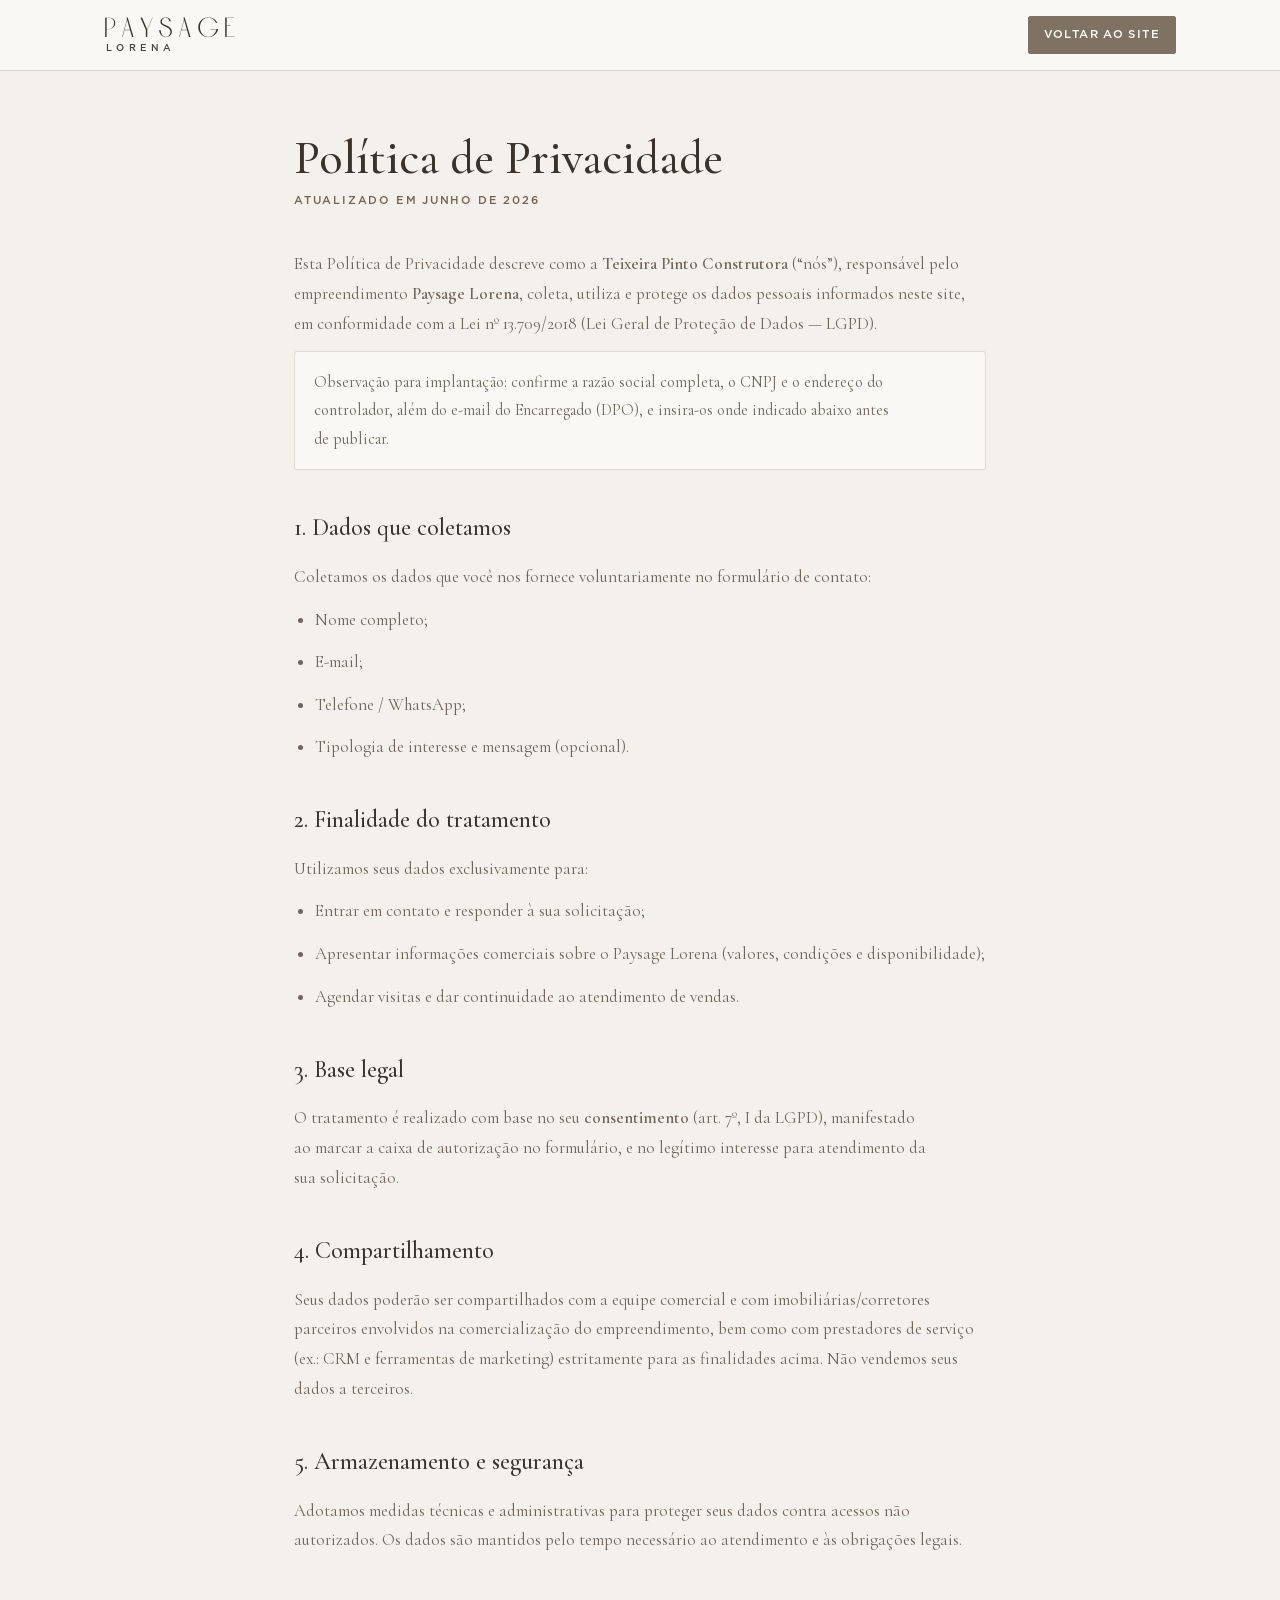
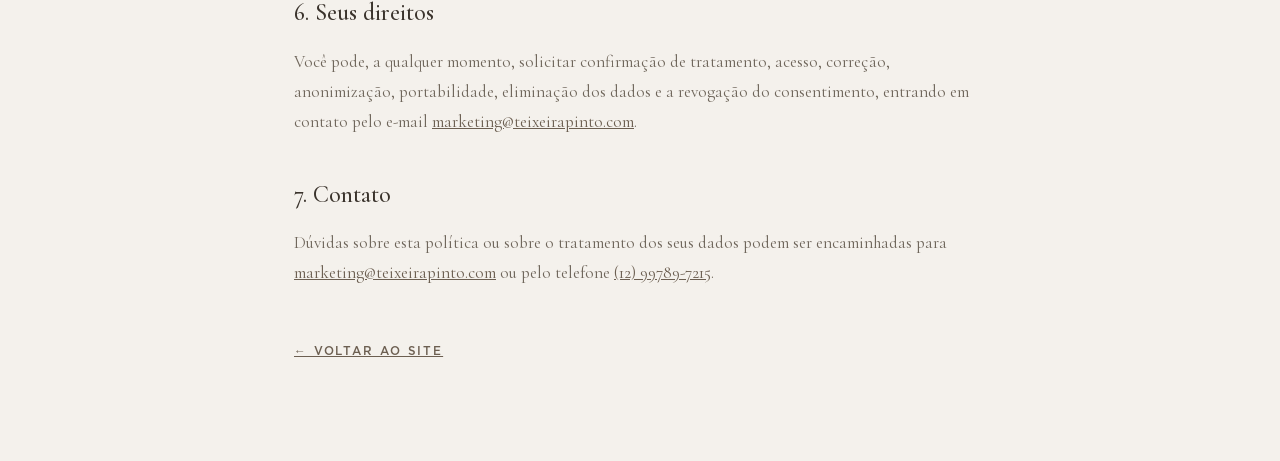
<file: privacidade.html>
<!DOCTYPE html>
<html lang="pt-BR">
<head>
<meta charset="UTF-8" />
<meta name="viewport" content="width=device-width, initial-scale=1.0" />
<title>Política de Privacidade | Paysage Lorena</title>
<meta name="description" content="Política de Privacidade e tratamento de dados pessoais (LGPD) do Paysage Lorena — Teixeira Pinto Construtora." />
<meta name="robots" content="noindex, follow" />
<link rel="icon" type="image/png" sizes="32x32" href="assets/img/favicon-32.png" />
<link rel="stylesheet" href="assets/css/styles.css" />
<style>
  .legal{max-width:820px;margin:0 auto;padding:calc(var(--header-h) + 48px) var(--pad) 96px}
  .legal h1{font-family:var(--f-serif);font-weight:500;font-size:clamp(2rem,5vw,3rem);line-height:1.1;margin-bottom:.4rem}
  .legal .updated{font-family:var(--f-sans);font-size:.7rem;letter-spacing:.16em;text-transform:uppercase;color:var(--taupe-deep);margin-bottom:2.4rem}
  .legal h2{font-family:var(--f-serif);font-weight:500;font-size:1.5rem;margin:2.4rem 0 .8rem}
  .legal p,.legal li{color:var(--ink-soft);line-height:1.75;margin-bottom:.8rem}
  .legal ul{padding-left:1.3rem;list-style:disc}
  .legal a{color:var(--taupe-dark);text-decoration:underline}
  .legal .back{display:inline-block;margin-top:2.6rem;font-family:var(--f-sans);font-size:.74rem;letter-spacing:.16em;text-transform:uppercase}
  .legal .note{background:var(--cream);border:1px solid var(--line);border-radius:3px;padding:1rem 1.2rem;font-size:.95em}
</style>
</head>
<body>
<header class="site-header scrolled">
  <div class="container header-inner">
    <a href="index.html" class="brand" aria-label="Paysage Lorena — início">
      <span class="brand-mark">Paysage</span>
      <span class="brand-sub">Lorena</span>
    </a>
    <nav class="nav" aria-label="Navegação"><a href="index.html#contato" class="nav-cta">Voltar ao site</a></nav>
  </div>
</header>

<main class="legal">
  <h1>Política de Privacidade</h1>
  <p class="updated">Atualizado em junho de 2026</p>

  <p>Esta Política de Privacidade descreve como a <strong>Teixeira Pinto Construtora</strong>
  (“nós”), responsável pelo empreendimento <strong>Paysage Lorena</strong>, coleta, utiliza e
  protege os dados pessoais informados neste site, em conformidade com a Lei nº 13.709/2018
  (Lei Geral de Proteção de Dados — LGPD).</p>

  <p class="note">Observação para implantação: confirme a razão social completa, o CNPJ e o
  endereço do controlador, além do e-mail do Encarregado (DPO), e insira-os onde indicado abaixo
  antes de publicar.</p>

  <h2>1. Dados que coletamos</h2>
  <p>Coletamos os dados que você nos fornece voluntariamente no formulário de contato:</p>
  <ul>
    <li>Nome completo;</li>
    <li>E-mail;</li>
    <li>Telefone / WhatsApp;</li>
    <li>Tipologia de interesse e mensagem (opcional).</li>
  </ul>

  <h2>2. Finalidade do tratamento</h2>
  <p>Utilizamos seus dados exclusivamente para:</p>
  <ul>
    <li>Entrar em contato e responder à sua solicitação;</li>
    <li>Apresentar informações comerciais sobre o Paysage Lorena (valores, condições e disponibilidade);</li>
    <li>Agendar visitas e dar continuidade ao atendimento de vendas.</li>
  </ul>

  <h2>3. Base legal</h2>
  <p>O tratamento é realizado com base no seu <strong>consentimento</strong> (art. 7º, I da LGPD),
  manifestado ao marcar a caixa de autorização no formulário, e no legítimo interesse para
  atendimento da sua solicitação.</p>

  <h2>4. Compartilhamento</h2>
  <p>Seus dados poderão ser compartilhados com a equipe comercial e com imobiliárias/corretores
  parceiros envolvidos na comercialização do empreendimento, bem como com prestadores de serviço
  (ex.: CRM e ferramentas de marketing) estritamente para as finalidades acima. Não vendemos seus
  dados a terceiros.</p>

  <h2>5. Armazenamento e segurança</h2>
  <p>Adotamos medidas técnicas e administrativas para proteger seus dados contra acessos não
  autorizados. Os dados são mantidos pelo tempo necessário ao atendimento e às obrigações legais.</p>

  <h2>6. Seus direitos</h2>
  <p>Você pode, a qualquer momento, solicitar confirmação de tratamento, acesso, correção,
  anonimização, portabilidade, eliminação dos dados e a revogação do consentimento, entrando em
  contato pelo e-mail <a href="mailto:marketing@teixeirapinto.com">marketing@teixeirapinto.com</a>.</p>

  <h2>7. Contato</h2>
  <p>Dúvidas sobre esta política ou sobre o tratamento dos seus dados podem ser encaminhadas para
  <a href="mailto:marketing@teixeirapinto.com">marketing@teixeirapinto.com</a> ou pelo telefone
  <a href="tel:+5512997897215">(12) 99789-7215</a>.</p>

  <a class="back" href="index.html">← Voltar ao site</a>
</main>
</body>
</html>
</file>
<file: assets/css/styles.css>
/* =====================================================
   PAYSAGE LORENA — Landing Page
   Brand: Teixeira Pinto Construtora
   Palette: warm taupe / ivory / charcoal
   ===================================================== */

/* ---------- Fonts ---------- */
@font-face{
  font-family:'Daslu Display';
  src:url('../fonts/daslu-display.woff2') format('woff2');
  font-weight:400;font-style:normal;font-display:swap;
}
@font-face{
  font-family:'Gotham';
  src:url('../fonts/gotham-medium.woff2') format('woff2');
  font-weight:500;font-style:normal;font-display:swap;
}
/* Cormorant Garamond (self-hosted, latin + latin-ext) */
@font-face{font-family:'Cormorant Garamond';font-style:normal;font-weight:300;font-display:swap;src:url('../fonts/cormorant-300-latin.woff2') format('woff2');unicode-range:U+0000-00FF,U+0131,U+0152-0153,U+02BB-02BC,U+02C6,U+02DA,U+02DC,U+0304,U+0308,U+0329,U+2000-206F,U+2074,U+20AC,U+2122,U+2191,U+2193,U+2212,U+2215,U+FEFF,U+FFFD;}
@font-face{font-family:'Cormorant Garamond';font-style:normal;font-weight:300;font-display:swap;src:url('../fonts/cormorant-300-latin-ext.woff2') format('woff2');unicode-range:U+0100-02BA,U+02BD-02C5,U+02C7-02CC,U+02CE-02D7,U+02DD-02FF,U+0304,U+0308,U+0329,U+1D00-1DBF,U+1E00-1E9F,U+1EF2-1EFF,U+2020,U+20A0-20AB,U+20AD-20C0,U+2113,U+2C60-2C7F,U+A720-A7FF;}
@font-face{font-family:'Cormorant Garamond';font-style:normal;font-weight:400;font-display:swap;src:url('../fonts/cormorant-400-latin.woff2') format('woff2');unicode-range:U+0000-00FF,U+0131,U+0152-0153,U+02BB-02BC,U+02C6,U+02DA,U+02DC,U+0304,U+0308,U+0329,U+2000-206F,U+2074,U+20AC,U+2122,U+2191,U+2193,U+2212,U+2215,U+FEFF,U+FFFD;}
@font-face{font-family:'Cormorant Garamond';font-style:normal;font-weight:400;font-display:swap;src:url('../fonts/cormorant-400-latin-ext.woff2') format('woff2');unicode-range:U+0100-02BA,U+02BD-02C5,U+02C7-02CC,U+02CE-02D7,U+02DD-02FF,U+0304,U+0308,U+0329,U+1D00-1DBF,U+1E00-1E9F,U+1EF2-1EFF,U+2020,U+20A0-20AB,U+20AD-20C0,U+2113,U+2C60-2C7F,U+A720-A7FF;}
@font-face{font-family:'Cormorant Garamond';font-style:italic;font-weight:400;font-display:swap;src:url('../fonts/cormorant-400i-latin.woff2') format('woff2');unicode-range:U+0000-00FF,U+0131,U+0152-0153,U+02BB-02BC,U+02C6,U+02DA,U+02DC,U+0304,U+0308,U+0329,U+2000-206F,U+2074,U+20AC,U+2122,U+2191,U+2193,U+2212,U+2215,U+FEFF,U+FFFD;}
@font-face{font-family:'Cormorant Garamond';font-style:italic;font-weight:400;font-display:swap;src:url('../fonts/cormorant-400i-latin-ext.woff2') format('woff2');unicode-range:U+0100-02BA,U+02BD-02C5,U+02C7-02CC,U+02CE-02D7,U+02DD-02FF,U+0304,U+0308,U+0329,U+1D00-1DBF,U+1E00-1E9F,U+1EF2-1EFF,U+2020,U+20A0-20AB,U+20AD-20C0,U+2113,U+2C60-2C7F,U+A720-A7FF;}
@font-face{font-family:'Cormorant Garamond';font-style:normal;font-weight:500;font-display:swap;src:url('../fonts/cormorant-500-latin.woff2') format('woff2');unicode-range:U+0000-00FF,U+0131,U+0152-0153,U+02BB-02BC,U+02C6,U+02DA,U+02DC,U+0304,U+0308,U+0329,U+2000-206F,U+2074,U+20AC,U+2122,U+2191,U+2193,U+2212,U+2215,U+FEFF,U+FFFD;}
@font-face{font-family:'Cormorant Garamond';font-style:normal;font-weight:500;font-display:swap;src:url('../fonts/cormorant-500-latin-ext.woff2') format('woff2');unicode-range:U+0100-02BA,U+02BD-02C5,U+02C7-02CC,U+02CE-02D7,U+02DD-02FF,U+0304,U+0308,U+0329,U+1D00-1DBF,U+1E00-1E9F,U+1EF2-1EFF,U+2020,U+20A0-20AB,U+20AD-20C0,U+2113,U+2C60-2C7F,U+A720-A7FF;}
@font-face{font-family:'Cormorant Garamond';font-style:normal;font-weight:600;font-display:swap;src:url('../fonts/cormorant-600-latin.woff2') format('woff2');unicode-range:U+0000-00FF,U+0131,U+0152-0153,U+02BB-02BC,U+02C6,U+02DA,U+02DC,U+0304,U+0308,U+0329,U+2000-206F,U+2074,U+20AC,U+2122,U+2191,U+2193,U+2212,U+2215,U+FEFF,U+FFFD;}
@font-face{font-family:'Cormorant Garamond';font-style:normal;font-weight:600;font-display:swap;src:url('../fonts/cormorant-600-latin-ext.woff2') format('woff2');unicode-range:U+0100-02BA,U+02BD-02C5,U+02C7-02CC,U+02CE-02D7,U+02DD-02FF,U+0304,U+0308,U+0329,U+1D00-1DBF,U+1E00-1E9F,U+1EF2-1EFF,U+2020,U+20A0-20AB,U+20AD-20C0,U+2113,U+2C60-2C7F,U+A720-A7FF;}

/* ---------- Tokens ---------- */
:root{
  --taupe:#A69788;          /* light greige — decorative accents only */
  --taupe-cta:#776857;      /* white-text surfaces (buttons, sections) — AA 5.4:1 */
  --taupe-deep:#736452;     /* small taupe text on light bg — AA 5.7:1 */
  --taupe-dark:#6c5f51;     /* hover / deepest */
  --ivory:#F4F1EC;
  --ivory-2:#ECE7DE;
  --cream:#FAF8F4;
  --ink:#3a332c;
  --ink-soft:#6f665b;
  --line:rgba(58,51,44,.14);
  --line-light:rgba(255,255,255,.28);
  --white:#fff;
  --whats:#25d366;

  --f-display:'Daslu Display','Cormorant Garamond',serif;
  --f-serif:'Cormorant Garamond',Georgia,'Times New Roman',serif;
  --f-sans:'Gotham','Helvetica Neue',Arial,sans-serif;

  --maxw:1200px;
  --maxw-wide:1480px;
  --pad:clamp(20px,5vw,64px);
  --header-h:84px;
  --ease:cubic-bezier(.22,.61,.36,1);
}

/* ---------- Reset ---------- */
*,*::before,*::after{box-sizing:border-box;margin:0;padding:0}
html{scroll-behavior:smooth;scroll-padding-top:var(--header-h);-webkit-text-size-adjust:100%}
body{
  font-family:var(--f-serif);
  color:var(--ink);
  background:var(--ivory);
  font-size:clamp(17px,1.15vw,19px);
  line-height:1.7;
  font-weight:400;
  -webkit-font-smoothing:antialiased;
  overflow-x:hidden;
}
img{display:block;max-width:100%;height:auto}
a{color:inherit;text-decoration:none}
button{font-family:inherit;cursor:pointer;border:none;background:none;color:inherit}
ul{list-style:none}

.container{width:100%;max-width:var(--maxw);margin:0 auto;padding-inline:var(--pad)}
.container-wide{width:100%;max-width:var(--maxw-wide);margin:0 auto;padding-inline:var(--pad)}

.skip-link{position:absolute;left:-999px;top:0;background:var(--ink);color:#fff;padding:10px 16px;z-index:200}
.skip-link:focus{left:8px;top:8px}

/* ---------- Typography helpers ---------- */
.eyebrow{
  font-family:var(--f-sans);
  font-size:.72rem;
  letter-spacing:.32em;
  text-transform:uppercase;
  color:var(--taupe-deep);
  margin-bottom:1.4rem;
  font-weight:500;
}
.eyebrow--light{color:rgba(255,255,255,.85)}
.section-title{
  font-family:var(--f-serif);
  font-weight:400;
  font-size:clamp(2.1rem,4.4vw,3.6rem);
  line-height:1.06;
  letter-spacing:-.01em;
  color:var(--ink);
  text-wrap:balance;
}
.manifesto-poem,.manifesto-text,.section-intro,.lead-text,.body-text,.hero-lead,
.contato-lead,.reasons p,.reasons h3,.amenities p,.credits dd,.plan-note,
.loc-col li,.panel-feats li,figcaption,p,li,dd{text-wrap:pretty}
.section-title--light{color:var(--white)}
.lead-text{font-size:1.18em;line-height:1.65;color:var(--ink);margin-top:1.6rem;max-width:46ch}
.body-text{margin-top:1.2rem;color:var(--ink-soft);max-width:50ch}

/* ---------- Buttons ---------- */
.btn{
  display:inline-flex;align-items:center;justify-content:center;gap:.6em;
  font-family:var(--f-sans);font-size:.78rem;font-weight:500;
  letter-spacing:.18em;text-transform:uppercase;
  padding:1.05em 2.2em;border-radius:2px;
  transition:all .4s var(--ease);white-space:nowrap;
  border:1px solid transparent;
}
.btn--solid{background:var(--taupe-cta);color:#fff}
.btn--solid:hover{background:var(--taupe-dark)}
.btn--ghost{border-color:var(--ink);color:var(--ink)}
.btn--ghost:hover{background:var(--ink);color:#fff}
.btn--ghost-light{border-color:rgba(255,255,255,.7);color:#fff;background:rgba(20,16,12,.18);backdrop-filter:blur(2px)}
.btn--ghost-light:hover{background:#fff;color:var(--ink);border-color:#fff}
.btn--sm{padding:.85em 1.7em;font-size:.72rem}
.btn--block{width:100%}
.btn--whats{background:var(--whats);color:#fff;margin-top:2rem}
.btn--whats:hover{background:#1da851}
.btn--whats svg{width:20px;height:20px;fill:currentColor}

/* ---------- Header ---------- */
.site-header{
  position:fixed;top:0;left:0;right:0;z-index:100;
  height:var(--header-h);display:flex;align-items:center;
  transition:background .45s var(--ease),box-shadow .45s var(--ease),height .45s var(--ease);
}
.header-inner{display:flex;align-items:center;justify-content:space-between;gap:2rem}
.brand{display:flex;flex-direction:column;line-height:.9;color:#fff;transition:color .45s var(--ease)}
.brand-mark{font-family:var(--f-display);font-size:1.65rem;letter-spacing:.18em;text-transform:uppercase}
.brand-sub{font-family:var(--f-sans);font-size:.6rem;letter-spacing:.46em;text-transform:uppercase;padding-left:.2em;margin-top:.35em;opacity:.9}
.brand-mark--lg{font-size:2.2rem}
/* Logo Paysage (SVG mascarado — segue a cor do contexto: branco no hero, ink ao rolar) */
.brand-logo{display:block;height:clamp(34px,4.4vw,42px);aspect-ratio:840/208;
  background-color:currentColor;
  -webkit-mask:url(../img/logo-paysage.svg) no-repeat center/contain;
  mask:url(../img/logo-paysage.svg) no-repeat center/contain}
.brand-logo--footer{height:54px;color:#fff}

.nav{display:flex;align-items:center;gap:1.7rem}
.nav a{
  font-family:var(--f-sans);font-size:.72rem;letter-spacing:.12em;
  text-transform:uppercase;color:#fff;font-weight:500;position:relative;white-space:nowrap;
  transition:color .35s var(--ease),opacity .35s var(--ease);opacity:.92;
}
.nav a:not(.nav-cta)::after{
  content:'';position:absolute;left:0;bottom:-6px;width:0;height:1px;
  background:currentColor;transition:width .4s var(--ease);
}
.nav a:not(.nav-cta):hover::after{width:100%}
.nav-cta{border:1px solid rgba(255,255,255,.55);padding:.7em 1.3em;border-radius:2px;opacity:1}
.nav-cta:hover{background:#fff;color:var(--ink)!important}

/* scrolled state */
.site-header.scrolled{background:rgba(250,248,244,.96);box-shadow:0 1px 0 var(--line);height:70px;backdrop-filter:saturate(140%) blur(6px)}
.site-header.scrolled .brand{color:var(--ink)}
.site-header.scrolled .nav a{color:var(--ink)}
.site-header.scrolled .nav-cta{border-color:var(--taupe-cta);background:var(--taupe-cta);color:#fff!important}
.site-header.scrolled .nav-cta:hover{background:var(--taupe-dark)}
.site-header.scrolled .nav-toggle span{background:var(--ink)}

.nav-toggle{display:none;width:34px;height:26px;position:relative;z-index:120}
.nav-toggle span{position:absolute;left:0;width:100%;height:2px;background:#fff;transition:.35s var(--ease)}
.nav-toggle span:nth-child(1){top:2px}
.nav-toggle span:nth-child(2){top:12px}
.nav-toggle span:nth-child(3){top:22px}

/* ---------- Hero ---------- */
.hero{position:relative;min-height:100svh;display:flex;align-items:flex-start;overflow:hidden}
.hero-bg{position:absolute;inset:0;width:100%;height:100%;object-fit:cover;object-position:center top}
.hero-overlay{position:absolute;inset:0;background:
  linear-gradient(180deg,rgba(28,24,20,.30) 0%,rgba(28,24,20,.14) 30%,rgba(28,24,20,.30) 62%,rgba(28,24,20,.72) 100%)}
.hero-content{position:relative;z-index:2;width:100%;
  padding-top:calc(var(--header-h) + 2.4rem);
  padding-bottom:clamp(56px,10vh,120px);color:#fff;max-width:var(--maxw)}
.hero-title{
  font-family:var(--f-display);text-transform:uppercase;
  font-size:clamp(2.6rem,7vw,6rem);line-height:.96;letter-spacing:.02em;
  font-weight:400;margin-bottom:.45em;
  text-shadow:0 2px 40px rgba(0,0,0,.25);
}
.hero .eyebrow--light{text-shadow:0 1px 14px rgba(0,0,0,.55)}
.hero-lead{max-width:40ch;font-size:1.25rem;line-height:1.6;color:rgba(255,255,255,.96);margin-bottom:2.2rem;text-shadow:0 1px 16px rgba(0,0,0,.4)}
.hero-actions{display:flex;flex-wrap:wrap;gap:1rem}
.hero-scroll{position:absolute;left:50%;bottom:30px;transform:translateX(-50%);z-index:2;width:26px;height:42px;border:1px solid rgba(255,255,255,.6);border-radius:14px}
.hero-scroll span{position:absolute;left:50%;top:8px;width:3px;height:8px;background:#fff;border-radius:2px;transform:translateX(-50%);animation:scrolldot 1.8s var(--ease) infinite}
@keyframes scrolldot{0%{opacity:0;transform:translate(-50%,0)}30%{opacity:1}60%{opacity:1;transform:translate(-50%,12px)}100%{opacity:0;transform:translate(-50%,16px)}}

/* ---------- Sections base ---------- */
.section{padding:clamp(72px,11vh,150px) 0}
.section--light{background:var(--ivory)}
.section--cream{background:var(--cream)}
.section-head{max-width:720px;margin-bottom:clamp(40px,6vh,72px)}
.section-head--center{margin-inline:auto;text-align:center}
.section-intro{margin-top:1.4rem;color:var(--ink-soft);font-size:1.12em;max-width:60ch}
.section-head--center .section-intro{margin-inline:auto}

/* ---------- Manifesto ---------- */
.manifesto{background:var(--taupe-cta);color:#fff;padding:clamp(80px,14vh,170px) 0;text-align:center}
.manifesto-inner{max-width:880px;margin:0 auto}
.manifesto .eyebrow{color:rgba(255,255,255,.8)}
.manifesto-poem{
  font-family:var(--f-serif);font-style:italic;font-weight:400;
  font-size:clamp(1.4rem,2.8vw,2.15rem);line-height:1.55;color:#fff;
}
.manifesto-text{
  margin-top:2.2rem;font-family:var(--f-serif);font-weight:400;
  font-size:1.18rem;line-height:1.75;
  color:rgba(255,255,255,.92);max-width:58ch;margin-inline:auto;
}

/* ---------- Split layout ---------- */
.split{display:grid;grid-template-columns:1.05fr .95fr;gap:clamp(32px,6vw,86px);align-items:center}
.split--reverse .split-media{order:2}
.split-media{position:relative}
.split-media img{width:100%;aspect-ratio:4/5;object-fit:cover;border-radius:2px}
.split--reverse .split-media img{aspect-ratio:4/3}
.media-caption,figcaption{
  font-family:var(--f-sans);font-size:.64rem;letter-spacing:.22em;text-transform:uppercase;
  color:var(--ink-soft);
}
.media-caption{display:block;margin-top:.9rem}

/* spec grid */
.spec-grid{display:grid;grid-template-columns:repeat(3,1fr);gap:1.6rem 1rem;margin:2.6rem 0;border-top:1px solid var(--line);padding-top:2.2rem}
/* Números de exibição em serifa: força figuras "lining" para o algarismo 1
   ganhar o bico no topo e não se confundir com a letra I maiúscula (o "1" da
   Cormorant default/oldstyle é um pauzinho serifado idêntico ao I). */
.spec-num,.reason-num,.panel-area{font-variant-numeric:lining-nums;font-feature-settings:"lnum" 1}
.spec-num{display:block;font-family:var(--f-serif);font-size:2.6rem;line-height:1;color:var(--taupe-deep);font-weight:500}
.spec-num small{font-size:.9rem;vertical-align:super;margin-left:1px}
.spec-label{font-family:var(--f-sans);font-size:.66rem;letter-spacing:.18em;text-transform:uppercase;color:var(--ink-soft);margin-top:.5rem;display:block}

.credits{border-top:1px solid var(--line);padding-top:1.8rem;display:grid;gap:1rem}
.credits div{display:grid;grid-template-columns:130px 1fr;gap:1rem;align-items:baseline}
.credits dt{font-family:var(--f-sans);font-size:.64rem;letter-spacing:.18em;text-transform:uppercase;color:var(--taupe-deep)}
.credits dd{color:var(--ink)}

/* ---------- Quote bands ---------- */
.band{position:relative;min-height:clamp(360px,52vh,560px);display:flex;align-items:center;background-size:cover;background-position:center;background-attachment:fixed}
.band--aerea{background-image:url('../img/ambiente.webp')}
.band--piscina{background-image:url('../img/piscina.webp')}
.band--living{background-image:url('../img/apto-128.webp')}
.band-overlay{position:absolute;inset:0;background:linear-gradient(90deg,rgba(28,24,20,.62),rgba(28,24,20,.28))}
.band-inner{position:relative;z-index:2}
.band-quote{
  font-family:var(--f-display);text-transform:uppercase;color:#fff;
  font-size:clamp(2rem,5.2vw,4.2rem);line-height:1.04;letter-spacing:.01em;
  max-width:18ch;text-shadow:0 2px 30px rgba(0,0,0,.3);
}

/* ---------- Localização ---------- */
.loc-grid{display:grid;grid-template-columns:1fr 1fr;gap:clamp(32px,5vw,72px);align-items:start}
.loc-cols{display:grid;grid-template-columns:1fr 1fr;gap:2.4rem}
.loc-cat{font-family:var(--f-sans);font-size:.7rem;letter-spacing:.2em;text-transform:uppercase;color:var(--taupe-deep);margin:1.8rem 0 .8rem;padding-bottom:.5rem;border-bottom:1px solid var(--line)}
.loc-cat:first-child{margin-top:0}
.loc-col ul li{display:flex;justify-content:space-between;gap:1rem;padding:.32rem 0;font-size:1.02em;color:var(--ink)}
.loc-col ul li span{font-family:var(--f-sans);font-size:.66rem;letter-spacing:.08em;color:var(--taupe-deep);white-space:nowrap;align-self:center}
.loc-media{position:sticky;top:100px}
.loc-media img{width:100%;aspect-ratio:3/4;object-fit:cover;border-radius:2px}
.loc-media figcaption{margin-top:.9rem;display:block}
/* Map block */
.loc-map{margin-top:clamp(40px,6vw,72px)}
.loc-map-frame{position:relative;width:100%;aspect-ratio:16/7;border-radius:3px;overflow:hidden;border:1px solid var(--line);background:var(--ivory-2)}
.loc-map-frame iframe{position:absolute;inset:0;width:100%;height:100%;border:0}
.loc-map-actions{display:flex;flex-wrap:wrap;align-items:center;justify-content:space-between;gap:1.2rem;margin-top:1.5rem}
.loc-map-addr{font-family:var(--f-sans);font-size:.72rem;letter-spacing:.12em;text-transform:uppercase;color:var(--taupe-deep)}
.loc-map-btns{display:flex;flex-wrap:wrap;gap:.8rem}
.maplink{display:inline-flex;align-items:center;gap:.65em;font-family:var(--f-sans);font-size:.72rem;font-weight:500;letter-spacing:.1em;text-transform:uppercase;padding:.85em 1.4em;border-radius:2px;border:1px solid var(--line);background:#fff;color:var(--ink);transition:transform .3s var(--ease),box-shadow .3s var(--ease),border-color .3s var(--ease)}
.maplink svg{width:22px;height:22px;flex:none}
.maplink:hover{border-color:var(--taupe-cta);box-shadow:0 8px 22px rgba(20,16,12,.1);transform:translateY(-1px)}
@media (max-width:600px){
  .loc-map-frame{aspect-ratio:4/3}
  .loc-map-actions{flex-direction:column;align-items:stretch}
  .loc-map-btns{flex-direction:column}
  .maplink{justify-content:center}
}

/* ---------- Gallery ---------- */
.gallery{display:grid;grid-template-columns:repeat(4,1fr);grid-auto-rows:240px;gap:14px;margin-top:8px}
.g-item{position:relative;overflow:hidden;border-radius:2px;cursor:pointer;background:var(--ivory-2)}
.g-item--tall{grid-row:span 2}
.g-item img{width:100%;height:100%;object-fit:cover;transition:transform 1s var(--ease)}
.g-item figcaption{
  position:absolute;left:0;right:0;bottom:0;padding:1.1rem 1.1rem .9rem;
  color:#fff;background:linear-gradient(transparent,rgba(20,16,12,.7));
  font-family:var(--f-sans);font-size:.62rem;letter-spacing:.2em;text-transform:uppercase;
  transform:translateY(4px);opacity:.92;transition:.4s var(--ease);
}
.g-item::after{content:'+';position:absolute;top:12px;right:14px;color:#fff;font-size:1.4rem;line-height:1;opacity:0;transition:.4s var(--ease)}
.g-item:hover img{transform:scale(1.06)}
.g-item:hover figcaption{transform:translateY(0)}
.g-item:hover::after{opacity:.9}
/* touch devices have no hover: keep captions fully legible */
@media (hover:none){
  .g-item figcaption{transform:none;opacity:1;background:linear-gradient(transparent,rgba(20,16,12,.82))}
  .g-item::after{opacity:.85}
}

.amenities{margin-top:clamp(48px,7vh,80px);border-top:1px solid var(--line);padding-top:clamp(40px,6vh,64px)}
.amenities-title{font-family:var(--f-serif);font-size:1.7rem;font-weight:500;margin-bottom:clamp(16px,2.4vw,28px)}
/* Pavimento como rótulo lateral + grade de ícones densa: aproveita melhor a
   largura e equilibra blocos de tamanhos bem diferentes (2, 5 e 17 itens). */
.amen-floor{display:grid;grid-template-columns:160px 1fr;gap:clamp(18px,3vw,52px);align-items:start;
  margin-top:clamp(24px,3.2vw,38px);padding-top:clamp(24px,3.2vw,38px);border-top:1px solid var(--line)}
.amen-floor-title{font-family:var(--f-sans);font-size:.7rem;letter-spacing:.2em;text-transform:uppercase;
  color:var(--taupe-deep);line-height:1.5;margin:0;padding:.15rem 0}
.amen-grid{list-style:none;display:grid;grid-template-columns:repeat(auto-fill,minmax(94px,1fr));
  gap:clamp(22px,2.4vw,30px) .6rem;margin:0}
.amen-grid li{display:flex;flex-direction:column;align-items:center;text-align:center;gap:.7rem}
.amen-grid svg{width:34px;height:34px;stroke:var(--taupe-cta);fill:none;stroke-width:1.4;stroke-linecap:round;stroke-linejoin:round}
.amen-grid span{font-family:var(--f-sans);font-size:.62rem;letter-spacing:.06em;text-transform:uppercase;color:var(--ink-soft);line-height:1.45}

/* ---------- Plantas / Tabs ---------- */
.tabs{display:flex;flex-wrap:wrap;gap:.5rem;justify-content:center;margin-bottom:clamp(32px,5vh,56px)}
.tab{
  display:inline-flex;align-items:center;min-height:44px;
  font-family:var(--f-sans);font-size:.73rem;letter-spacing:.1em;text-transform:uppercase;
  padding:.6em 1.25em;border:1px solid var(--line);border-radius:2px;color:var(--ink-soft);
  transition:.35s var(--ease);
}
.tab:hover{border-color:var(--taupe);color:var(--ink)}
.tab.is-active{background:var(--taupe-cta);border-color:var(--taupe-cta);color:#fff}
.panel{display:none;grid-template-columns:1.15fr .85fr;gap:clamp(28px,5vw,64px);align-items:center}
.panel.is-active{display:grid;animation:fade .5s var(--ease)}
@keyframes fade{from{opacity:0;transform:translateY(12px)}to{opacity:1;transform:none}}
.panel-plan{background:var(--white);border:1px solid var(--line);border-radius:2px;padding:clamp(18px,3vw,40px)}
.panel-plan img{width:100%;object-fit:contain}
.panel-area{font-family:var(--f-serif);font-size:clamp(2.6rem,6vw,4.2rem);line-height:1;font-weight:500;color:var(--ink)}
.panel-tag{display:inline-block;font-family:var(--f-sans);font-size:.62rem;letter-spacing:.2em;text-transform:uppercase;color:#fff;background:var(--taupe-cta);padding:.4em .9em;border-radius:2px;margin-top:1rem}
.panel-feats{margin:1.8rem 0 2rem;border-top:1px solid var(--line)}
.panel-feats li{padding:.85rem 0;border-bottom:1px solid var(--line);font-size:1.1em;display:flex;align-items:center;gap:.6rem}
.panel-feats li::before{content:'';width:5px;height:5px;background:var(--taupe);border-radius:50%;flex:none}
.panel-feats em{color:var(--ink-soft);font-style:italic}
.panel-render{margin-top:2.2rem}
.panel-render img{width:100%;aspect-ratio:16/10;object-fit:cover;border-radius:2px}
.panel-render figcaption{margin-top:.7rem}

/* ---------- Carrossel de ambientes (plantas) ---------- */
.render-carousel{margin-top:2.2rem}
.rc-stage{position:relative;border-radius:2px;overflow:hidden;background:var(--taupe-cta)}
.rc-main{display:block;width:100%;aspect-ratio:16/10;object-fit:cover;transition:opacity .3s var(--ease)}
.rc-arrow{position:absolute;top:50%;transform:translateY(-50%);z-index:2;width:42px;height:42px;
  display:flex;align-items:center;justify-content:center;font-size:1.5rem;line-height:1;
  color:#fff;background:rgba(20,22,24,.42);border-radius:50%;backdrop-filter:blur(2px);
  transition:.3s var(--ease);opacity:0}
.rc-stage:hover .rc-arrow{opacity:1}
.rc-arrow:hover{background:rgba(20,22,24,.7)}
.rc-arrow:focus-visible{opacity:1;outline:2px solid #fff;outline-offset:2px}
.rc-prev{left:12px}
.rc-next{right:12px}
.rc-counter{position:absolute;right:12px;bottom:12px;z-index:2;font-family:var(--f-sans);
  font-size:.66rem;letter-spacing:.08em;color:#fff;background:rgba(20,22,24,.5);
  padding:.3em .7em;border-radius:2px;backdrop-filter:blur(2px)}
.rc-thumbs{display:flex;gap:.55rem;margin-top:.7rem;flex-wrap:wrap}
.rc-thumb{flex:0 0 auto;width:70px;height:48px;border-radius:2px;overflow:hidden;
  border:1px solid var(--line);opacity:.6;transition:.3s var(--ease);cursor:pointer}
.rc-thumb img{width:100%;height:100%;object-fit:cover;display:block}
.rc-thumb:hover{opacity:.9}
.rc-thumb.is-active{opacity:1;border-color:var(--taupe-cta)}
.rc-thumb:focus-visible{outline:2px solid var(--taupe-cta);outline-offset:2px;opacity:1}
.rc-cap{margin-top:.7rem;font-family:var(--f-sans);font-size:.68rem;letter-spacing:.02em;color:var(--ink-soft)}
.render-carousel.is-single .rc-arrow,.render-carousel.is-single .rc-counter,.render-carousel.is-single .rc-thumbs{display:none}
@media (hover:none){.rc-arrow{opacity:1}}
.plan-note{margin-top:2.4rem;max-width:80ch;font-family:var(--f-sans);font-size:.68rem;line-height:1.7;letter-spacing:.02em;color:var(--ink-soft)}

/* ---------- Facilites ---------- */
.facilites{background:var(--taupe-cta);color:#fff}
.facilites .eyebrow--light{color:rgba(255,255,255,.82)}
.facilite-grid{display:flex;flex-wrap:wrap;justify-content:center;gap:clamp(34px,4.5vw,52px) clamp(20px,3vw,44px);margin:2rem auto 0;max-width:820px;text-align:center}
.facilite-grid li{flex:0 0 clamp(120px,38vw,150px);display:flex;flex-direction:column;align-items:center;gap:1.1rem}
.facilite-grid svg{height:48px;width:auto;max-width:56px;fill:#fff;stroke:none}
.facilite-grid span{font-family:var(--f-sans);font-size:.7rem;letter-spacing:.16em;text-transform:uppercase;line-height:1.7;color:rgba(255,255,255,.94)}

/* ---------- Reasons / Por que o Paysage ---------- */
.reasons{list-style:none;display:grid;grid-template-columns:repeat(3,1fr);gap:clamp(28px,4vw,52px)}
.reasons li{border-top:1px solid var(--line);padding-top:1.6rem}
.reason-num{font-family:var(--f-serif);font-size:2rem;font-weight:500;color:var(--taupe-cta);display:block;margin-bottom:.6rem}
.reasons h3{font-family:var(--f-serif);font-weight:500;font-size:1.45rem;line-height:1.2;margin-bottom:.7rem;color:var(--ink)}
.reasons p{color:var(--ink-soft);font-size:1.05em;line-height:1.7}
.reasons-cta{text-align:center;margin-top:clamp(40px,6vh,64px)}

/* ---------- Construtora ---------- */
.constru-logo{margin-top:2.4rem;height:64px;width:auto}

/* ---------- Contato ---------- */
.contato{position:relative;color:#fff;overflow:hidden}
.contato-bg{position:absolute;inset:0;background:linear-gradient(rgba(40,34,28,.78),rgba(40,34,28,.86)),url('../img/piscina.webp') center/cover fixed;z-index:0}
.contato-inner{position:relative;z-index:2;display:grid;grid-template-columns:1fr 1fr;gap:clamp(36px,6vw,80px);align-items:start}
.contato-lead{margin-top:1.5rem;color:rgba(255,255,255,.9);max-width:44ch;font-size:1.12em}
.contato-list{margin-top:2.2rem;display:grid;gap:1.1rem}
.contato-list li{display:grid;gap:.2rem;border-top:1px solid var(--line-light);padding-top:1rem}
.contato-list span{font-family:var(--f-sans);font-size:.62rem;letter-spacing:.2em;text-transform:uppercase;color:rgba(255,255,255,.6)}
.contato-list a{font-size:1.25em;color:#fff;transition:opacity .3s}
.contato-list a:hover{opacity:.7}

.contato-form{background:var(--cream);color:var(--ink);padding:clamp(28px,4vw,48px);border-radius:3px;box-shadow:0 30px 80px rgba(20,16,12,.35)}
.field{margin-bottom:1.3rem}
.field label{display:block;font-family:var(--f-sans);font-size:.66rem;letter-spacing:.16em;text-transform:uppercase;color:var(--taupe-deep);margin-bottom:.55rem}
.field label small{text-transform:none;letter-spacing:0;color:var(--ink-soft)}
.field input,.field select,.field textarea{
  width:100%;font-family:var(--f-serif);font-size:1.05rem;color:var(--ink);
  background:var(--white);border:1px solid var(--line);border-radius:2px;
  padding:.85em 1em;transition:border-color .3s var(--ease),box-shadow .3s var(--ease);
}
.field textarea{resize:vertical;min-height:80px}
.field input:focus,.field select:focus,.field textarea:focus{outline:none;border-color:var(--taupe);box-shadow:0 0 0 3px rgba(166,151,136,.18)}
.field input.invalid,.field select.invalid{border-color:#c0563f;box-shadow:0 0 0 3px rgba(192,86,63,.14)}
.consent{display:flex;gap:.7rem;align-items:flex-start;margin:.5rem 0 1.4rem;font-family:var(--f-sans);font-size:.74rem;line-height:1.6;color:var(--ink-soft)}
.consent input{margin-top:.2rem;accent-color:var(--taupe);width:16px;height:16px;flex:none}
.consent a{text-decoration:underline}
.form-note{margin-top:1rem;font-family:var(--f-sans);font-size:.78rem;text-align:center;min-height:1.2em}
.form-note.ok{color:#2c7a4b}
.form-note.err{color:#c0563f}

/* ---------- Footer ---------- */
.site-footer{background:var(--ink);color:rgba(255,255,255,.8);padding:clamp(56px,8vh,90px) 0 2.4rem}
.footer-inner{display:grid;grid-template-columns:1.4fr 1fr 1fr 1fr;gap:2.5rem;padding-bottom:3rem;border-bottom:1px solid rgba(255,255,255,.12)}
.footer-brand .brand-mark{color:#fff;display:block}
.footer-brand .brand-sub{color:rgba(255,255,255,.7)}
.footer-brand p{margin-top:1.4rem;font-size:.98em;line-height:1.7;color:rgba(255,255,255,.65)}
.footer-col h3{font-family:var(--f-sans);font-size:.66rem;font-weight:500;letter-spacing:.2em;text-transform:uppercase;color:rgba(255,255,255,.55);margin-bottom:1.2rem}
.footer-col a{display:block;font-family:var(--f-sans);font-size:.82rem;letter-spacing:.04em;color:rgba(255,255,255,.82);padding:.35rem 0;transition:color .3s}
.footer-col a:hover{color:#fff}
.footer-logo img{height:54px;width:auto;filter:brightness(0) invert(1);opacity:.85}
.footer-legal{padding-top:2.2rem}
.footer-legal p{font-family:var(--f-sans);font-size:.7rem;letter-spacing:.02em;line-height:1.7;color:rgba(255,255,255,.66);max-width:90ch}
.footer-bottom{display:flex;justify-content:space-between;gap:1rem;flex-wrap:wrap;margin-top:1.4rem}
.footer-bottom a{text-decoration:underline;color:rgba(255,255,255,.6)}
.footer-bottom a:hover{color:#fff}

/* ---------- Floating WhatsApp ---------- */
.whats-float{
  position:fixed;right:22px;bottom:calc(22px + env(safe-area-inset-bottom));z-index:90;
  width:58px;height:58px;border-radius:50%;background:var(--whats);
  display:flex;align-items:center;justify-content:center;
  box-shadow:0 8px 26px rgba(37,211,102,.45);
  transition:transform .35s var(--ease),opacity .35s var(--ease),visibility .35s;
}
.whats-float svg{width:30px;height:30px;fill:#fff}
.whats-float:hover{transform:scale(1.08)}
/* hidden while the contact/footer (which already have WhatsApp CTAs) are in view */
.whats-float.float-hidden{opacity:0;visibility:hidden;pointer-events:none;transform:scale(.6)}

/* ---------- Lightbox ---------- */
.lightbox{
  position:fixed;inset:0;z-index:300;background:rgba(20,16,12,.94);
  display:flex;align-items:center;justify-content:center;padding:4vw;
  opacity:0;visibility:hidden;transition:opacity .35s var(--ease),visibility .35s;
}
.lightbox.open{opacity:1;visibility:visible}
.lb-figure{max-width:92vw;max-height:88vh;text-align:center}
.lb-figure img{max-width:92vw;max-height:80vh;object-fit:contain;border-radius:2px}
.lb-figure figcaption{color:rgba(255,255,255,.85);margin-top:1rem;font-family:var(--f-sans);font-size:.66rem;letter-spacing:.22em;text-transform:uppercase}
.lb-close{position:absolute;top:18px;right:26px;font-size:2.4rem;color:#fff;line-height:1;opacity:.85}
.lb-close:hover{opacity:1}
.lb-nav{position:absolute;top:50%;transform:translateY(-50%);font-size:2.6rem;color:#fff;width:60px;height:60px;opacity:.7}
.lb-nav:hover{opacity:1}
.lb-prev{left:1vw}
.lb-next{right:1vw}

/* ---------- Reveal animation (only hidden when JS is present) ---------- */
.reveal{transition:opacity .9s var(--ease),transform .9s var(--ease)}
.js .reveal{opacity:0;transform:translateY(28px)}
.reveal.in{opacity:1;transform:none}

/* ---------- Responsive ---------- */
@media (max-width:1024px){
  .gallery{grid-template-columns:repeat(3,1fr)}
  .reasons{grid-template-columns:1fr 1fr}
  .footer-inner{grid-template-columns:1fr 1fr}
  .footer-logo{grid-column:span 2;margin-top:1rem}
}
/* Nav collapses to a full-screen drawer below 1080px (horizontal menu needs the room) */
@media (max-width:1080px){
  .nav-toggle{display:block;z-index:130}
  .nav{
    position:fixed;inset:0;height:100dvh;z-index:100;background:var(--ink);
    flex-direction:column;justify-content:center;gap:1.6rem;
    transform:translateX(100%);transition:transform .5s var(--ease);
  }
  .nav.open{transform:none}
  .nav a{color:#fff!important;font-size:1.05rem;letter-spacing:.18em}
  .nav-cta{border-color:rgba(255,255,255,.5)!important}
  .nav-toggle span{background:#fff}
  .site-header.scrolled .nav-toggle span{background:var(--ink)}
  .nav-toggle.open span{background:#fff}
  .nav-toggle.open span:nth-child(1){top:12px;transform:rotate(45deg)}
  .nav-toggle.open span:nth-child(2){opacity:0}
  .nav-toggle.open span:nth-child(3){top:12px;transform:rotate(-45deg)}
  /* menu open: drop header backdrop (it traps the fixed drawer) + hide the float */
  body.menu-open .site-header,
  body.menu-open .site-header.scrolled{background:transparent;backdrop-filter:none;box-shadow:none}
  body.menu-open .whats-float{display:none}
}
@media (max-width:860px){
  :root{--header-h:68px}
  .split{grid-template-columns:1fr;gap:2.5rem}
  .split--reverse .split-media{order:0}
  .split-media img,.split--reverse .split-media img{aspect-ratio:4/3}
  .loc-grid{grid-template-columns:1fr}
  .loc-media{position:static;order:-1}
  .loc-media img{aspect-ratio:16/10}
  .panel,.panel.is-active{grid-template-columns:1fr}
  .contato-inner{grid-template-columns:1fr}
  .band{background-attachment:scroll}
  .band--aerea{background-image:url('../img/ambiente-sm.webp')}
  .band--piscina{background-image:url('../img/piscina-sm.webp')}
  .contato-bg{background:linear-gradient(rgba(40,34,28,.78),rgba(40,34,28,.86)),url('../img/piscina-sm.webp') center/cover scroll}
  .amen-floor{grid-template-columns:1fr;gap:1.1rem}
  .amen-floor-title{padding-bottom:.7rem;border-bottom:1px solid var(--line)}
}
@media (max-width:600px){
  .gallery{grid-template-columns:1fr 1fr;grid-auto-rows:160px}
  .g-item--tall{grid-row:span 2}
  .spec-grid{grid-template-columns:repeat(2,1fr)}
  .loc-cols{grid-template-columns:1fr;gap:0}
  .amenities-cols{grid-template-columns:1fr;gap:1.8rem}
  .reasons{grid-template-columns:1fr}
  .credits div{grid-template-columns:1fr;gap:.2rem}
  .footer-inner{grid-template-columns:1fr}
  .footer-logo{grid-column:span 1}
  .footer-bottom{flex-direction:column;gap:.6rem;padding-right:54px}
  .footer-col a{padding:.55rem 0}
  .footer-bottom a{display:inline-block;padding:.35rem 0}
  .hero-actions{flex-direction:column;align-items:stretch}
  .hero-actions .btn{width:100%}
  .hero-content{padding-bottom:96px}
  .whats-float{width:50px;height:50px;right:14px;bottom:calc(14px + env(safe-area-inset-bottom))}
  .tabs{gap:.5rem;padding-bottom:6px}
  .section-title br,.manifesto-poem br{display:none}
  .facilite-grid{gap:34px 14px;max-width:none}
  .facilite-grid li{flex:0 0 calc(50% - 8px)}
  .facilite-grid span{font-size:.64rem;letter-spacing:.05em}
}

/* ---------- Hero mobile-first: fachada em zona própria + texto em faixa (contraste) ---------- */
@media (max-width:720px){
  .hero{min-height:auto;flex-direction:column;align-items:stretch;overflow:visible}
  .hero picture{display:block;position:relative;height:40svh;min-height:270px;max-height:400px}
  .hero-bg{position:absolute;inset:0;height:100%;object-position:center top}
  /* overlay só sobre a imagem, leve — deixa a fachada respirar */
  .hero-overlay{top:0;bottom:auto;height:40svh;min-height:270px;max-height:400px;
    background:linear-gradient(180deg,rgba(28,24,20,.26) 0%,rgba(28,24,20,0) 36%,rgba(28,24,20,.30) 100%)}
  /* texto numa faixa sólida da marca — contraste alto, sem cobrir a torre.
     Reordena p/ o CTA aparecer na 1ª dobra: eyebrow → título → botões → descrição */
  .hero-content{position:relative;z-index:2;background:var(--taupe-cta);
    display:flex;flex-direction:column;
    padding-top:1.6rem;padding-bottom:calc(2.2rem + env(safe-area-inset-bottom));text-shadow:none}
  .hero .eyebrow--light{order:1;text-shadow:none;color:rgba(255,255,255,.85);margin-bottom:.45rem}
  .hero-title{order:2;font-size:clamp(2.2rem,10.5vw,3rem);margin-bottom:1rem;text-shadow:none}
  .hero-actions{order:3;margin-bottom:0}
  .hero-lead{order:4;font-size:1.02rem;color:rgba(255,255,255,.92);max-width:46ch;
    margin:1.6rem 0 0;text-shadow:none}
  .hero-scroll{display:none}
}

/* ---------- Reduced motion ---------- */
@media (prefers-reduced-motion:reduce){
  *,*::before,*::after{animation-duration:.001ms!important;transition-duration:.001ms!important;scroll-behavior:auto!important}
  .js .reveal{opacity:1;transform:none}
  .band,.contato-bg{background-attachment:scroll}
}
</file>
